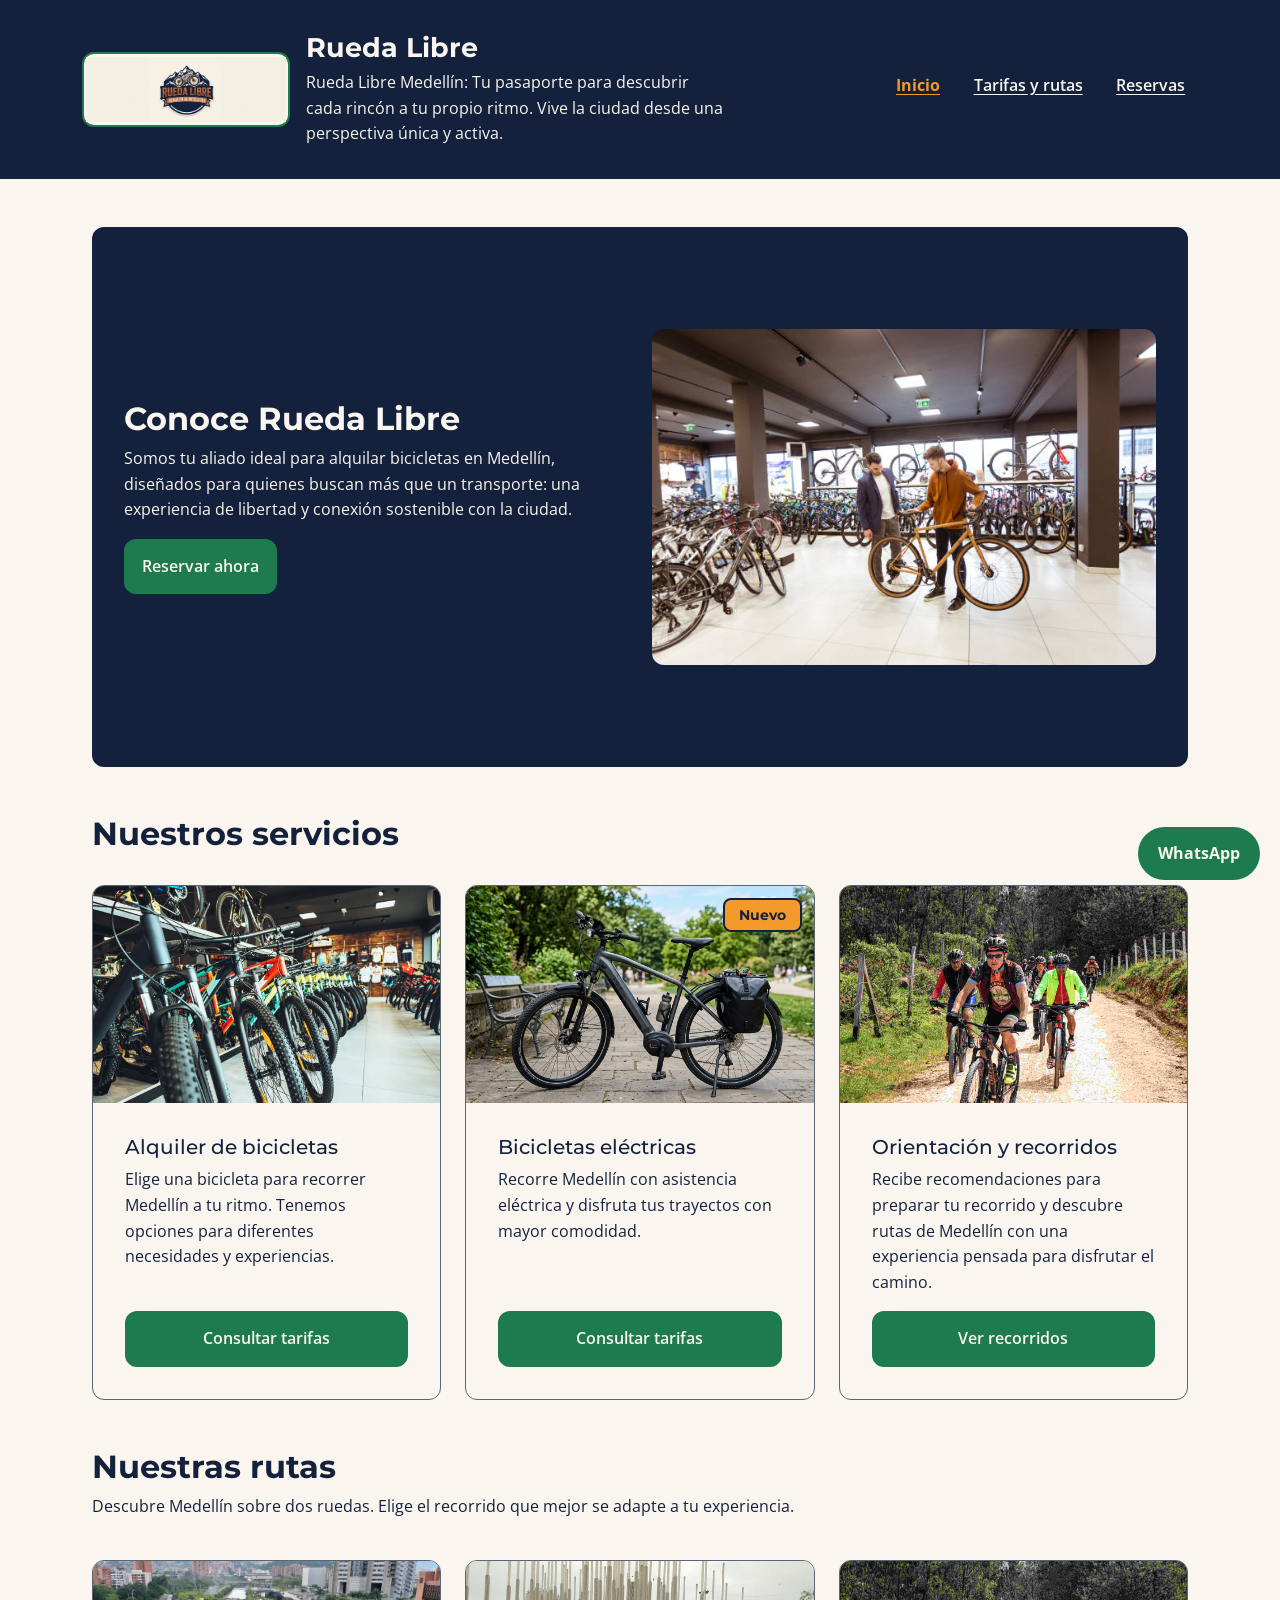
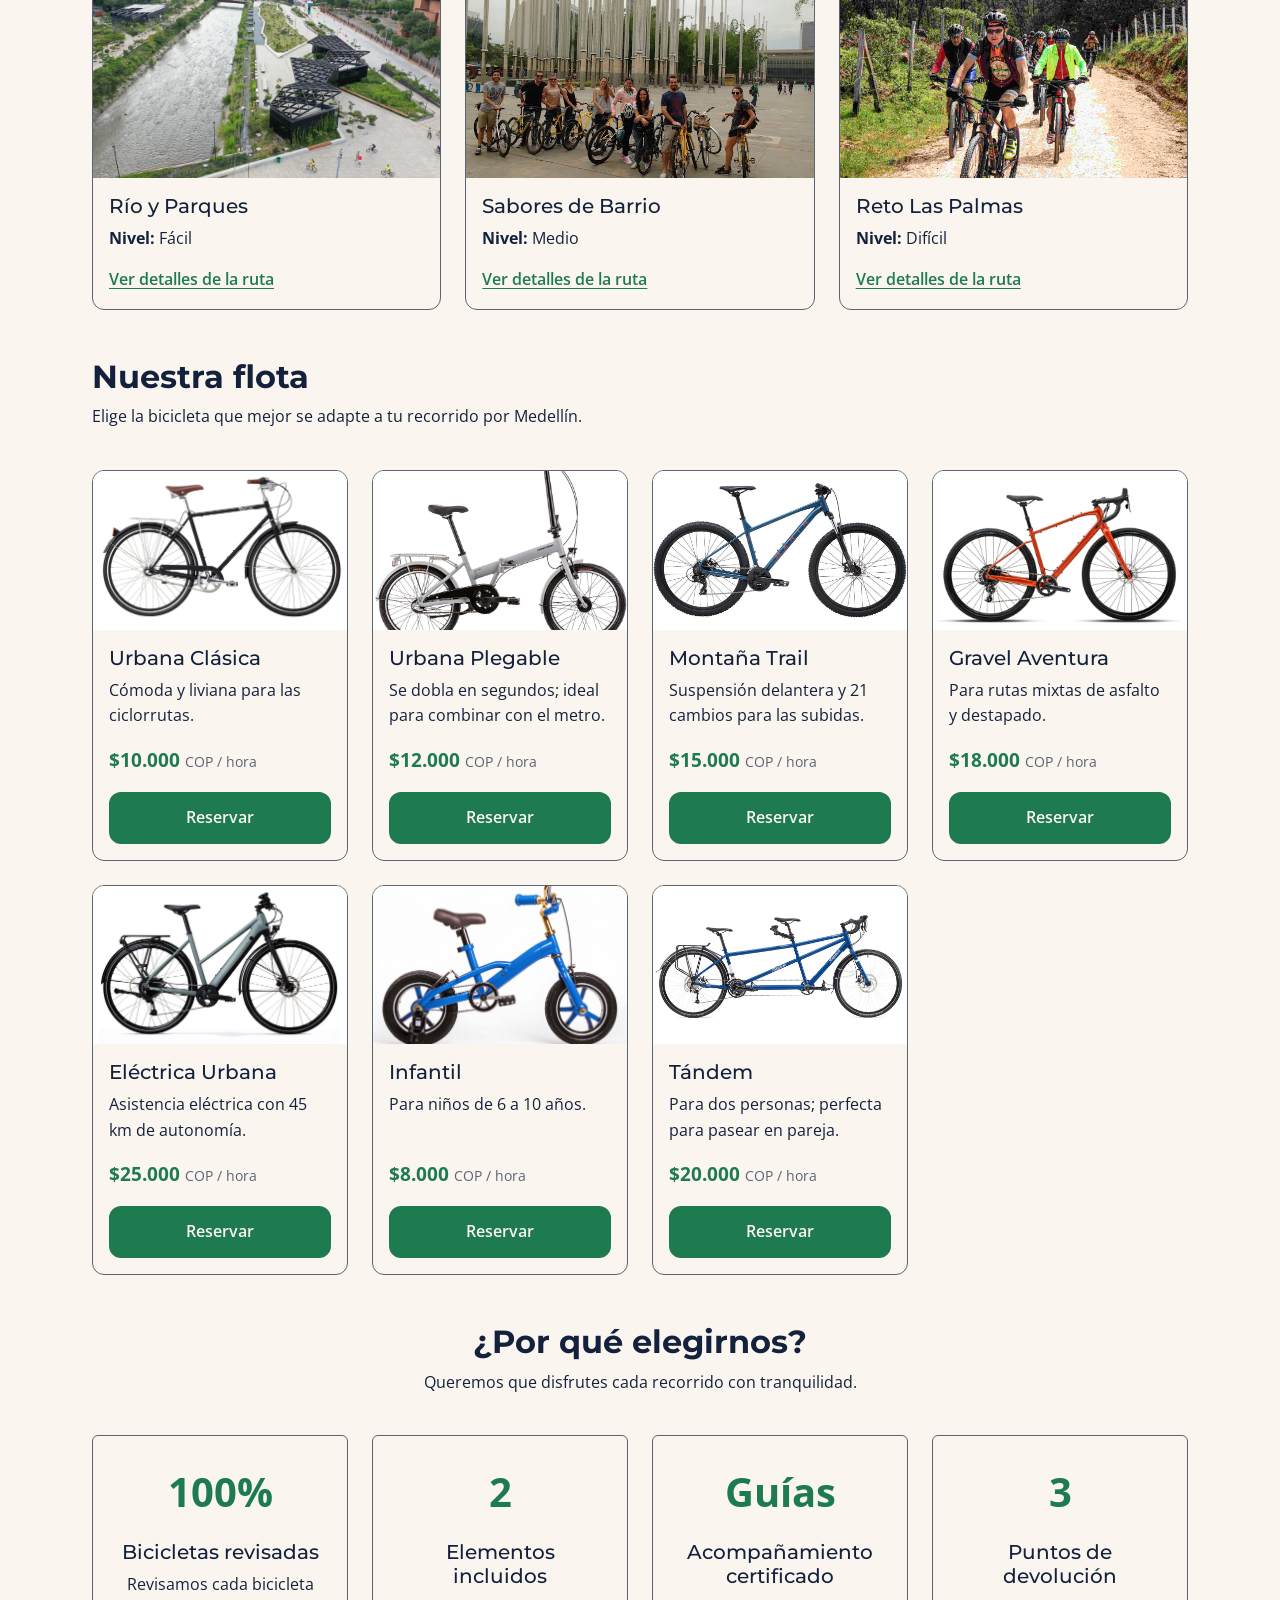
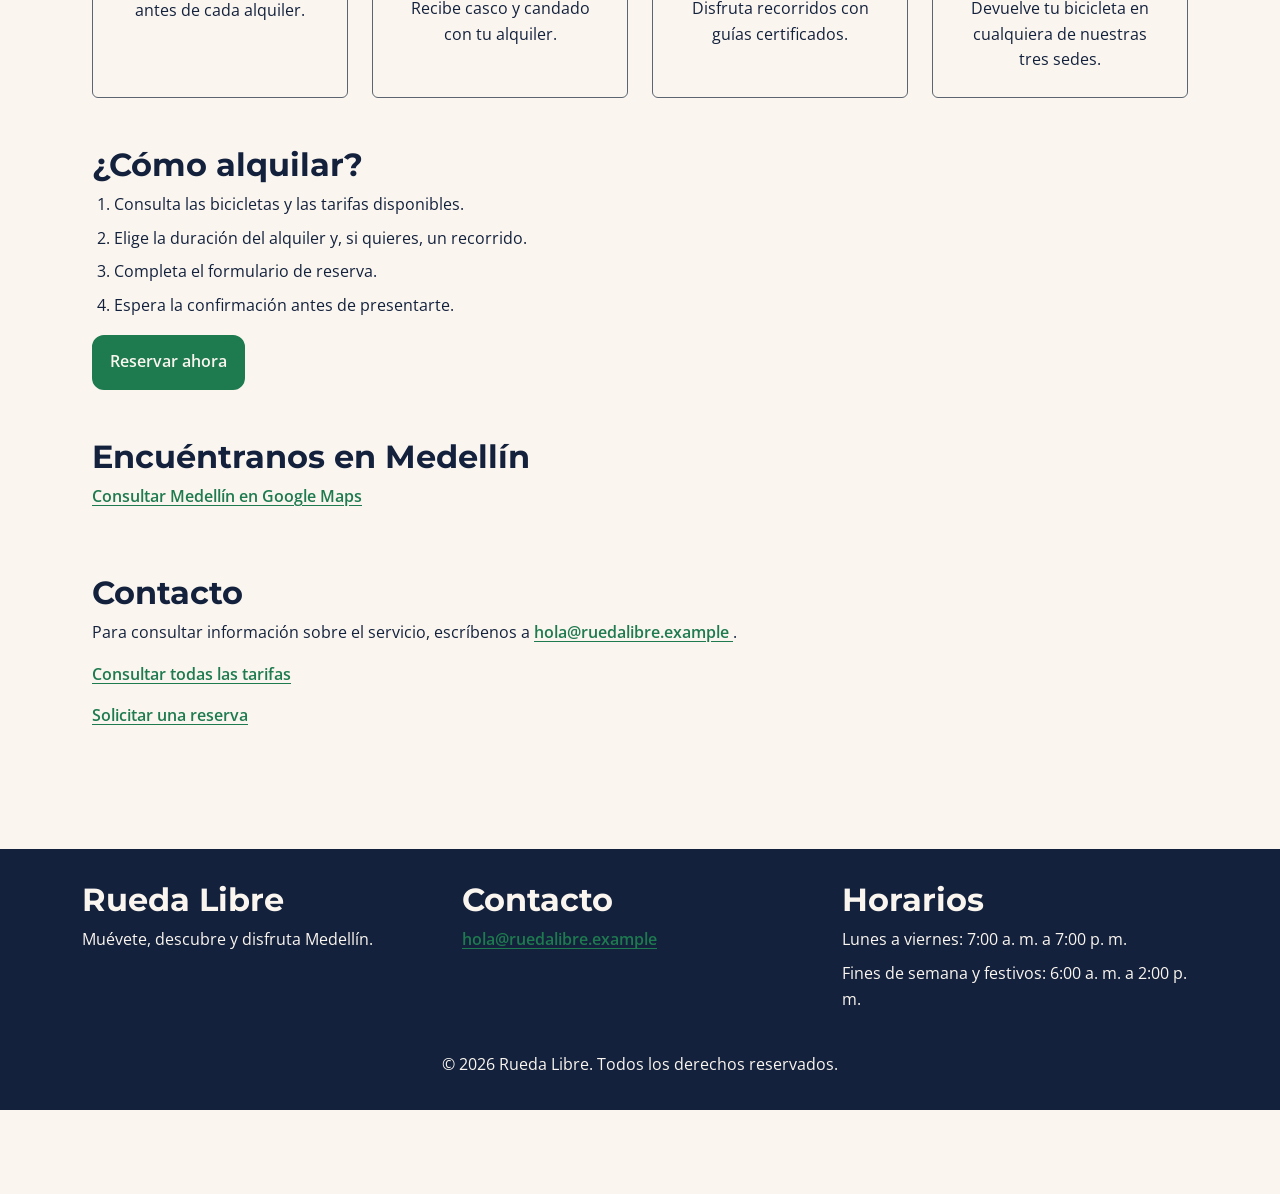
<file: index.html>
<!DOCTYPE html>
<html lang="es">

<head>
    <meta charset="UTF-8">
    <meta name="viewport" content="width=device-width, initial-scale=1.0">
    <meta name="description" content="Conoce la flota de bicicletas de Rueda Libre y reserva la ideal para recorrer Medellín.">

    <title>Rueda Libre | Alquiler de bicicletas en Medellín</title>

    <!-- Fuentes de Google Fonts -->
    <link rel="preconnect" href="https://fonts.googleapis.com">
    <link rel="preconnect" href="https://fonts.gstatic.com" crossorigin>
    <link href="https://fonts.googleapis.com/css2?family=Montserrat:wght@700&family=Open+Sans:wght@400;600&display=swap" rel="stylesheet">

    <!-- Bootstrap 5.3.3 -->
    <link
        href="https://cdn.jsdelivr.net/npm/bootstrap@5.3.3/dist/css/bootstrap.min.css"
        rel="stylesheet"
    >

    <!-- CSS personalizado de Rueda Libre -->
    <link rel="stylesheet" href="css/styles.css">

</head>


<body>

    <!-- ==================================================
         ENCABEZADO Y NAVEGACIÓN
         ================================================== -->
    <header class="encabezado-sitio">
        <div class="container">
            <div class="row align-items-center justify-content-between g-3">

                <!-- Marca -->
                <div class="col-12 col-md-7">
                    <div class="d-flex flex-column flex-sm-row align-items-center text-center text-sm-start gap-3">

                        <a href="index.html" class="enlace-logo">
                            <img
                                src="img/logo.jpg"
                                class="logo-sitio"
                                alt="Logotipo de Rueda Libre"
                            >
                        </a>

                        <div class="texto-marca">
                            <h1>Rueda Libre</h1>
                            <p class="mb-0">
                                Rueda Libre Medellín: Tu pasaporte para descubrir cada rincón a tu propio ritmo. Vive la ciudad desde una perspectiva única y activa.
                            </p>
                        </div>

                    </div>
                </div>

                <!-- Menú -->
                <div class="col-12 col-md-5">
                    <nav aria-label="Navegación principal">
                        <ul id="menu" class="nav justify-content-center justify-content-md-end gap-2">

                            <li class="nav-item">
                                <a
                                    href="index.html"
                                    class="nav-link activo"
                                    aria-current="page"
                                >
                                    Inicio
                                </a>
                            </li>

                            <li class="nav-item">
                                <a href="paginas/tarifas.html" class="nav-link">
                                    Tarifas y rutas
                                </a>
                            </li>

                            <li class="nav-item">
                                <a href="paginas/reservas.html" class="nav-link">
                                    Reservas
                                </a>
                            </li>

                        </ul>
                    </nav>
                </div>

            </div>
        </div>
    </header>

    


    <!-- ==================================================
         CONTENIDO PRINCIPAL
         ================================================== -->
    <main class="container contenido-principal py-4 py-md-5">

        <!-- ==================================================
             PORTADA
             ================================================== -->
        <section id="quienes-somos" class="portada mb-5">
            <div class="row align-items-center g-4">

                <!-- Texto de portada -->
                <div class="col-12 col-md-6">
                    <div class="portada-texto">
                        <h2>Conoce Rueda Libre</h2>

                        <p>
                            Somos tu aliado ideal para alquilar bicicletas en Medellín,
                            diseñados para quienes buscan más que un transporte: una
                            experiencia de libertad y conexión sostenible con la ciudad.
                        </p>

                        <a class="boton-accion" href="paginas/reservas.html">
                            Reservar ahora
                        </a>
                    </div>
                </div>

                <!-- Imagen de portada -->
                <div class="col-12 col-md-6">
                    <img
                        src="img/portada.jpg"
                        class="img-fluid imagen-portada"
                        alt="Imagen de presentación de Rueda Libre"
                    >
                </div>

            </div>
        </section>


        <!-- ==================================================
             SERVICIOS
             ================================================== -->
        <section id="servicios" class="mb-5">

            <div class="row mb-4">
                <div class="col-12">
                    <h2>Nuestros servicios</h2>
                </div>
            </div>

            <div class="row g-4">

                <!-- Servicio 1 -->
                <div class="col-12 col-md-6 col-xl-4">
                    <article class="card tarjeta-servicio h-100">

                        <img
                            src="img/bicicleta.jpg"
                            class="card-img-top imagen-tarjeta"
                            alt="Bicicleta disponible para alquiler"
                        >

                        <div class="card-body d-flex flex-column">
                            <h3 class="h5 card-title">Alquiler de bicicletas</h3>

                            <p class="card-text">
                                Elige una bicicleta para recorrer Medellín a tu ritmo.
                                Tenemos opciones para diferentes necesidades y experiencias.
                            </p>

                            <a class="boton-accion mt-auto" href="paginas/tarifas.html">
                                Consultar tarifas
                            </a>
                        </div>

                    </article>
                </div>


                <!-- Servicio 2 -->
                <div class="col-12 col-md-6 col-xl-4">
                    <article class="card tarjeta-servicio h-100">

                        <span class="etiqueta-nuevo">Nuevo</span>

                        <img
                            src="img/bicicleta_electrica.jpg"
                            class="card-img-top imagen-tarjeta"
                            alt="Bicicleta eléctrica disponible para alquiler"
                        >

                        <div class="card-body d-flex flex-column">
                            <h3 class="h5 card-title">Bicicletas eléctricas</h3>

                            <p class="card-text">
                                Recorre Medellín con asistencia eléctrica y disfruta
                                tus trayectos con mayor comodidad.
                            </p>

                            <a class="boton-accion mt-auto" href="paginas/tarifas.html">
                                Consultar tarifas
                            </a>
                        </div>

                    </article>
                </div>


                <!-- Servicio 3 -->
                <div class="col-12 col-md-6 col-xl-4">
                    <article class="card tarjeta-servicio h-100">

                        <img
                            src="img/ruta.jpg"
                            class="card-img-top imagen-tarjeta"
                            alt="Paisaje de una ruta para recorrer en bicicleta"
                        >

                        <div class="card-body d-flex flex-column">
                            <h3 class="h5 card-title">Orientación y recorridos</h3>

                            <p class="card-text">
                                Recibe recomendaciones para preparar tu recorrido
                                y descubre rutas de Medellín con una experiencia
                                pensada para disfrutar el camino.
                            </p>

                            <a class="boton-accion mt-auto" href="paginas/tarifas.html#recorridos">
                                Ver recorridos
                            </a>
                        </div>

                    </article>
                </div>

            </div>
        </section>


        <!-- ==================================================
             GALERÍA DE RUTAS
             ================================================== -->
        <section id="rutas" class="mb-5">

            <div class="row mb-4">
                <div class="col-12">
                    <h2>Nuestras rutas</h2>

                    <p class="introduccion-rutas">
                        Descubre Medellín sobre dos ruedas. Elige el recorrido
                        que mejor se adapte a tu experiencia.
                    </p>
                </div>
            </div>

            <div class="row g-4">

                <!-- Ruta 1 -->
                <div class="col-12 col-md-6 col-xl-4">
                    <article class="card tarjeta-ruta h-100">

                        <img
                            src="img/rio.jpg"
                            class="card-img-top imagen-tarjeta"
                            alt="Paisaje del recorrido Río y Parques"
                            loading="lazy"
                        >

                        <div class="card-body d-flex flex-column">
                            <h3 class="h5 card-title">Río y Parques</h3>

                            <p class="card-text">
                                <strong>Nivel:</strong> Fácil
                            </p>

                            <a
                                class="mt-auto"
                                href="paginas/tarifas.html#recorridos"
                            >
                                Ver detalles de la ruta
                            </a>
                        </div>

                    </article>
                </div>


                <!-- Ruta 2 -->
                <div class="col-12 col-md-6 col-xl-4">
                    <article class="card tarjeta-ruta h-100">

                        <img
                            src="img/barrio.jpg"
                            class="card-img-top imagen-tarjeta"
                            alt="Paisaje del recorrido Sabores de Barrio"
                            loading="lazy"
                        >

                        <div class="card-body d-flex flex-column">
                            <h3 class="h5 card-title">Sabores de Barrio</h3>

                            <p class="card-text">
                                <strong>Nivel:</strong> Medio
                            </p>

                            <a
                                class="mt-auto"
                                href="paginas/tarifas.html#recorridos"
                            >
                                Ver detalles de la ruta
                            </a>
                        </div>

                    </article>
                </div>


                <!-- Ruta 3 -->
                <div class="col-12 col-md-6 col-xl-4">
                    <article class="card tarjeta-ruta h-100">

                        <img
                            src="img/ruta.jpg"
                            class="card-img-top imagen-tarjeta"
                            alt="Paisaje del recorrido Reto Las Palmas"
                            loading="lazy"
                        >

                        <div class="card-body d-flex flex-column">
                            <h3 class="h5 card-title">Reto Las Palmas</h3>

                            <p class="card-text">
                                <strong>Nivel:</strong> Difícil
                            </p>

                            <a
                                class="mt-auto"
                                href="paginas/tarifas.html#recorridos"
                            >
                                Ver detalles de la ruta
                            </a>
                        </div>

                    </article>
                </div>

            </div>
        </section>


        <!-- ==================================================
             NUESTRA FLOTA
             ================================================== -->
        <section id="flota" class="mb-5">

            <div class="row mb-4">
                <div class="col-12">
                    <h2>Nuestra flota</h2>

                    <p class="introduccion-flota">
                        Elige la bicicleta que mejor se adapte a tu recorrido por Medellín.
                    </p>
                </div>
            </div>

            <div class="row g-4">

                <!-- Bicicleta 1 -->
                <div class="col-12 col-sm-6 col-lg-4 col-xl-3">
                    <article class="card tarjeta-bicicleta h-100">

                        <img
                            src="img/urbana_clasica.jpg"
                            class="card-img-top imagen-tarjeta"
                            alt="Bicicleta urbana clásica"
                            loading="lazy"
                        >

                        <div class="card-body d-flex flex-column">
                            <h3 class="h5 card-title">Urbana Clásica</h3>
                            <p class="card-text">Cómoda y liviana para las ciclorrutas.</p>

                            <p class="precio mt-auto">
                                $10.000 <span>COP / hora</span>
                            </p>

                            <a class="enlace-reservar" href="paginas/reservas.html">
                                Reservar
                            </a>
                        </div>

                    </article>
                </div>


                <!-- Bicicleta 2 -->
                <div class="col-12 col-sm-6 col-lg-4 col-xl-3">
                    <article class="card tarjeta-bicicleta h-100">

                        <img
                            src="img/urbana_plegable.jpg"
                            class="card-img-top imagen-tarjeta"
                            alt="Bicicleta urbana plegable"
                            loading="lazy"
                        >

                        <div class="card-body d-flex flex-column">
                            <h3 class="h5 card-title">Urbana Plegable</h3>
                            <p class="card-text">
                                Se dobla en segundos; ideal para combinar con el metro.
                            </p>

                            <p class="precio mt-auto">
                                $12.000 <span>COP / hora</span>
                            </p>

                            <a class="enlace-reservar" href="paginas/reservas.html">
                                Reservar
                            </a>
                        </div>

                    </article>
                </div>


                <!-- Bicicleta 3 -->
                <div class="col-12 col-sm-6 col-lg-4 col-xl-3">
                    <article class="card tarjeta-bicicleta h-100">

                        <img
                            src="img/montana_trail.jpg"
                            class="card-img-top imagen-tarjeta"
                            alt="Bicicleta de montaña Trail"
                            loading="lazy"
                        >

                        <div class="card-body d-flex flex-column">
                            <h3 class="h5 card-title">Montaña Trail</h3>
                            <p class="card-text">
                                Suspensión delantera y 21 cambios para las subidas.
                            </p>

                            <p class="precio mt-auto">
                                $15.000 <span>COP / hora</span>
                            </p>

                            <a class="enlace-reservar" href="paginas/reservas.html">
                                Reservar
                            </a>
                        </div>

                    </article>
                </div>


                <!-- Bicicleta 4 -->
                <div class="col-12 col-sm-6 col-lg-4 col-xl-3">
                    <article class="card tarjeta-bicicleta h-100">

                        <img
                            src="img/gravel_aventura.jpg"
                            class="card-img-top imagen-tarjeta"
                            alt="Bicicleta Gravel para rutas mixtas"
                            loading="lazy"
                        >

                        <div class="card-body d-flex flex-column">
                            <h3 class="h5 card-title">Gravel Aventura</h3>
                            <p class="card-text">
                                Para rutas mixtas de asfalto y destapado.
                            </p>

                            <p class="precio mt-auto">
                                $18.000 <span>COP / hora</span>
                            </p>

                            <a class="enlace-reservar" href="paginas/reservas.html">
                                Reservar
                            </a>
                        </div>

                    </article>
                </div>


                <!-- Bicicleta 5 -->
                <div class="col-12 col-sm-6 col-lg-4 col-xl-3">
                    <article class="card tarjeta-bicicleta h-100">

                        <img
                            src="img/electrica_urbana.jpg"
                            class="card-img-top imagen-tarjeta"
                            alt="Bicicleta eléctrica urbana"
                            loading="lazy"
                        >

                        <div class="card-body d-flex flex-column">
                            <h3 class="h5 card-title">Eléctrica Urbana</h3>
                            <p class="card-text">
                                Asistencia eléctrica con 45 km de autonomía.
                            </p>

                            <p class="precio mt-auto">
                                $25.000 <span>COP / hora</span>
                            </p>

                            <a class="enlace-reservar" href="paginas/reservas.html">
                                Reservar
                            </a>
                        </div>

                    </article>
                </div>


                <!-- Bicicleta 6 -->
                <div class="col-12 col-sm-6 col-lg-4 col-xl-3">
                    <article class="card tarjeta-bicicleta h-100">

                        <img
                            src="img/infantil.jpg"
                            class="card-img-top imagen-tarjeta"
                            alt="Bicicleta infantil"
                            loading="lazy"
                        >

                        <div class="card-body d-flex flex-column">
                            <h3 class="h5 card-title">Infantil</h3>
                            <p class="card-text">Para niños de 6 a 10 años.</p>

                            <p class="precio mt-auto">
                                $8.000 <span>COP / hora</span>
                            </p>

                            <a class="enlace-reservar" href="paginas/reservas.html">
                                Reservar
                            </a>
                        </div>

                    </article>
                </div>


                <!-- Bicicleta 7 -->
                <div class="col-12 col-sm-6 col-lg-4 col-xl-3">
                    <article class="card tarjeta-bicicleta h-100">

                        <img
                            src="img/tandem.jpg"
                            class="card-img-top imagen-tarjeta"
                            alt="Bicicleta tándem para dos personas"
                            loading="lazy"
                        >

                        <div class="card-body d-flex flex-column">
                            <h3 class="h5 card-title">Tándem</h3>
                            <p class="card-text">
                                Para dos personas; perfecta para pasear en pareja.
                            </p>

                            <p class="precio mt-auto">
                                $20.000 <span>COP / hora</span>
                            </p>

                            <a class="enlace-reservar" href="paginas/reservas.html">
                                Reservar
                            </a>
                        </div>

                    </article>
                </div>

            </div>
        </section>


        <!-- ==================================================
             BENEFICIOS - MINIRETO 6
             ================================================== -->
        <section id="beneficios" class="mb-5">

            <div class="row mb-4">
                <div class="col-12 text-center">
                    <h2>¿Por qué elegirnos?</h2>
                    <p>
                        Queremos que disfrutes cada recorrido con tranquilidad.
                    </p>
                </div>
            </div>

            <div class="row g-4">

                <div class="col-12 col-md-6 col-xl-3">
                    <article class="beneficio h-100 p-4 text-center rounded">
                        <p class="numero-beneficio">100%</p>
                        <h3 class="h5">Bicicletas revisadas</h3>
                        <p class="mb-0">
                            Revisamos cada bicicleta antes de cada alquiler.
                        </p>
                    </article>
                </div>

                <div class="col-12 col-md-6 col-xl-3">
                    <article class="beneficio h-100 p-4 text-center rounded">
                        <p class="numero-beneficio">2</p>
                        <h3 class="h5">Elementos incluidos</h3>
                        <p class="mb-0">
                            Recibe casco y candado con tu alquiler.
                        </p>
                    </article>
                </div>

                <div class="col-12 col-md-6 col-xl-3">
                    <article class="beneficio h-100 p-4 text-center rounded">
                        <p class="numero-beneficio">Guías</p>
                        <h3 class="h5">Acompañamiento certificado</h3>
                        <p class="mb-0">
                            Disfruta recorridos con guías certificados.
                        </p>
                    </article>
                </div>

                <div class="col-12 col-md-6 col-xl-3">
                    <article class="beneficio h-100 p-4 text-center rounded">
                        <p class="numero-beneficio">3</p>
                        <h3 class="h5">Puntos de devolución</h3>
                        <p class="mb-0">
                            Devuelve tu bicicleta en cualquiera de nuestras tres sedes.
                        </p>
                    </article>
                </div>

            </div>
        </section>


        <!-- ==================================================
             CÓMO ALQUILAR
             ================================================== -->
        <section id="como-alquilar" class="mb-5">

            <div class="row">
                <div class="col-12">
                    <h2>¿Cómo alquilar?</h2>

                    <ol>
                        <li>Consulta las bicicletas y las tarifas disponibles.</li>
                        <li>Elige la duración del alquiler y, si quieres, un recorrido.</li>
                        <li>Completa el formulario de reserva.</li>
                        <li>Espera la confirmación antes de presentarte.</li>
                    </ol>

                    <a class="boton-accion" href="paginas/reservas.html">
                        Reservar ahora
                    </a>
                </div>
            </div>

        </section>


        <!-- ==================================================
             UBICACIÓN
             ================================================== -->
        <section id="ubicacion" class="mb-5">

            <div class="row">
                <div class="col-12">
                    <h2>Encuéntranos en Medellín</h2>

                    <p>
                        <a
                            href="https://www.google.com/maps/search/?api=1&query=Medellin%2C+Colombia"
                            target="_blank"
                            rel="noopener noreferrer"
                        >
                            Consultar Medellín en Google Maps
                        </a>
                    </p>
                </div>
            </div>

        </section>


        <!-- ==================================================
             CONTACTO
             ================================================== -->
        <section id="contacto" class="mb-4">

            <div class="row">
                <div class="col-12">
                    <h2>Contacto</h2>

                    <p>
                        Para consultar información sobre el servicio, escríbenos a
                        <a href="mailto:hola@ruedalibre.example">
                            hola@ruedalibre.example
                        </a>.
                    </p>

                    <p>
                        <a href="paginas/tarifas.html">Consultar todas las tarifas</a>
                    </p>

                    <p>
                        <a href="paginas/reservas.html">Solicitar una reserva</a>
                    </p>
                </div>
            </div>

        </section>

    </main>


    <!-- ==================================================
         PIE DE PÁGINA
         ================================================== -->
    <footer class="pie-sitio">
        <div class="container">

            <div class="row g-4">

                <section class="col-12 col-md-4" aria-label="Información de Rueda Libre">
                    <h2>Rueda Libre</h2>
                    <p>Muévete, descubre y disfruta Medellín.</p>
                </section>

                <section class="col-12 col-md-4" aria-label="Contacto">
                    <h2>Contacto</h2>
                    <p>
                        <a href="mailto:hola@ruedalibre.example">
                            hola@ruedalibre.example
                        </a>
                    </p>
                </section>

                <section class="col-12 col-md-4" aria-label="Horarios de atención">
                    <h2>Horarios</h2>
                    <p>Lunes a viernes: 7:00 a. m. a 7:00 p. m.</p>
                    <p>Fines de semana y festivos: 6:00 a. m. a 2:00 p. m.</p>
                </section>

            </div>

            <div class="row">
                <div class="col-12">
                    <p class="pie-copyright">
                        &copy; 2026 Rueda Libre. Todos los derechos reservados.
                    </p>
                </div>
            </div>

        </div>
    </footer>


    <!-- Acceso fijo a WhatsApp -->
    <a
        class="whatsapp-fijo"
        href="https://wa.me/573117925300"
        target="_blank"
        rel="noopener noreferrer"
        aria-label="Contactar a Rueda Libre por WhatsApp (se abre en otra pestaña)"
    >
        WhatsApp
    </a>


    <!-- JavaScript Bundle de Bootstrap -->
    <script src="https://cdn.jsdelivr.net/npm/bootstrap@5.3.3/dist/js/bootstrap.bundle.min.js"></script>

</body>
</html>
</file>
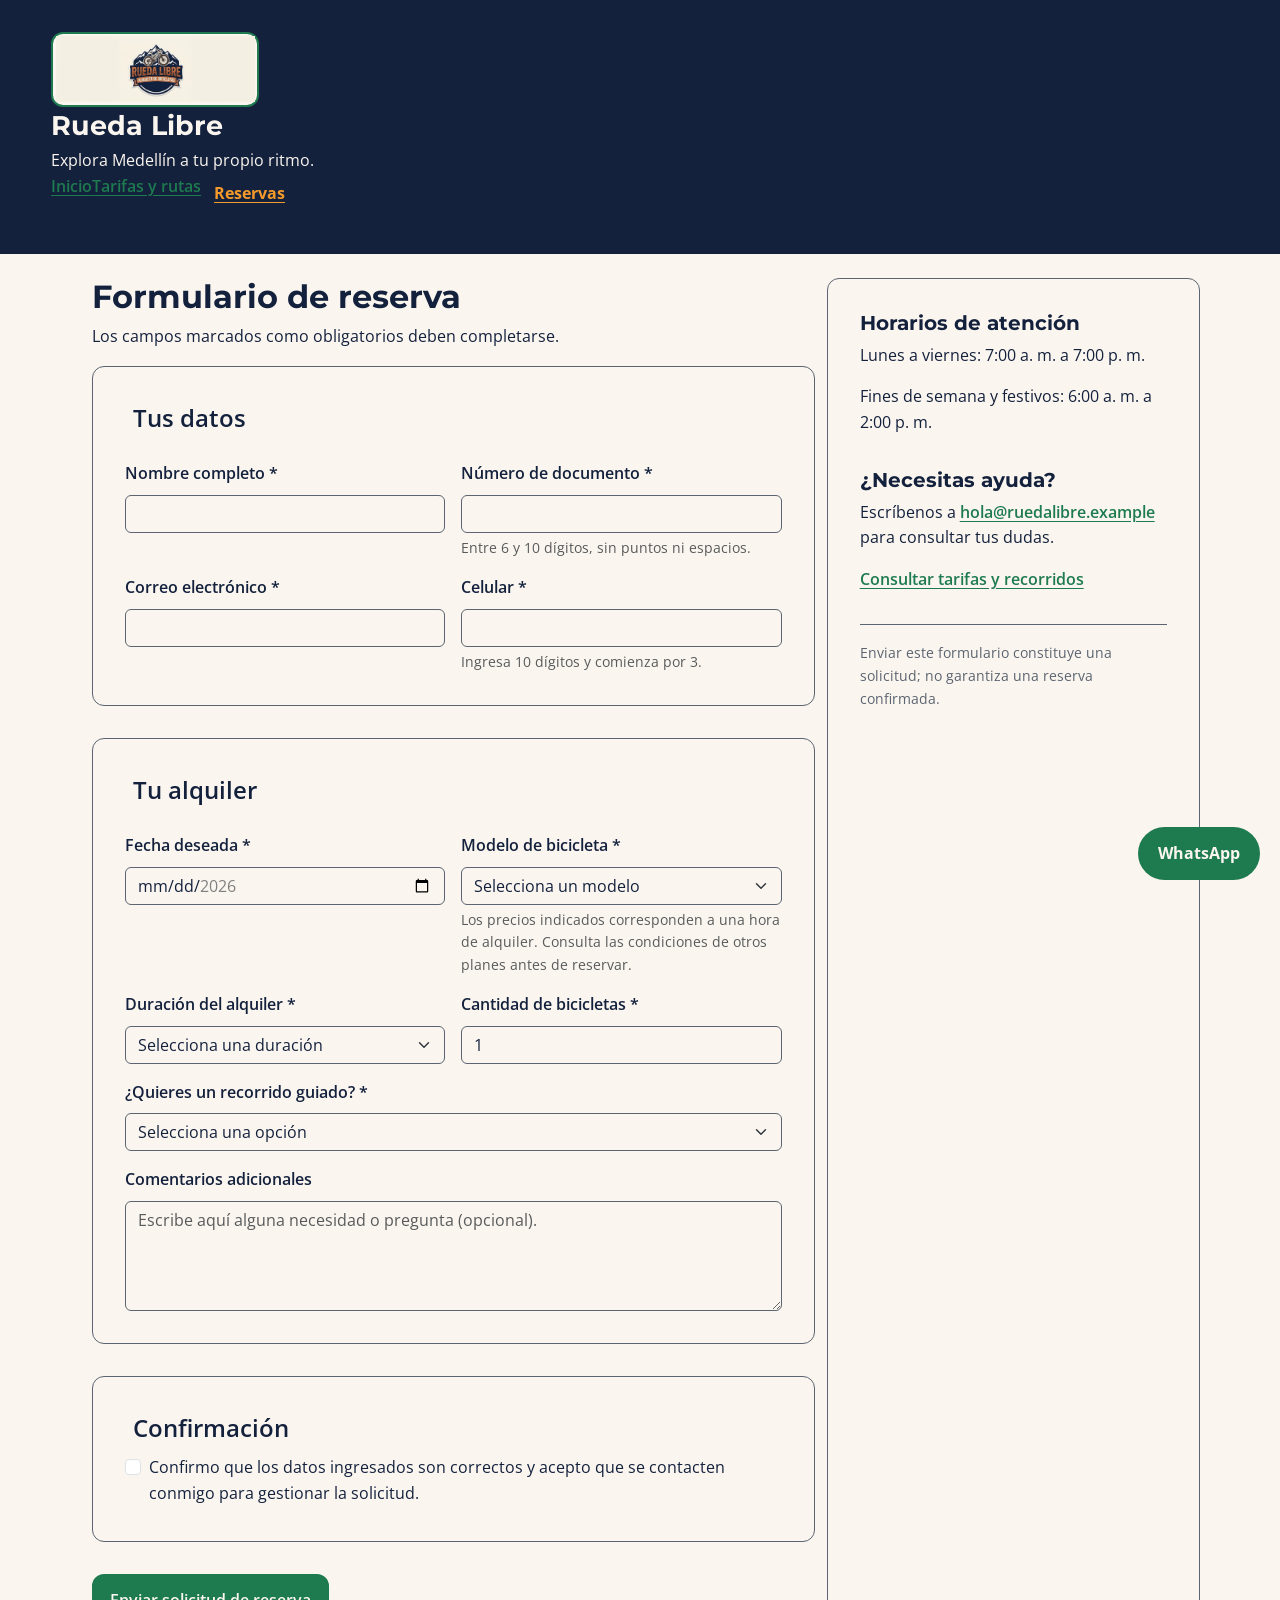
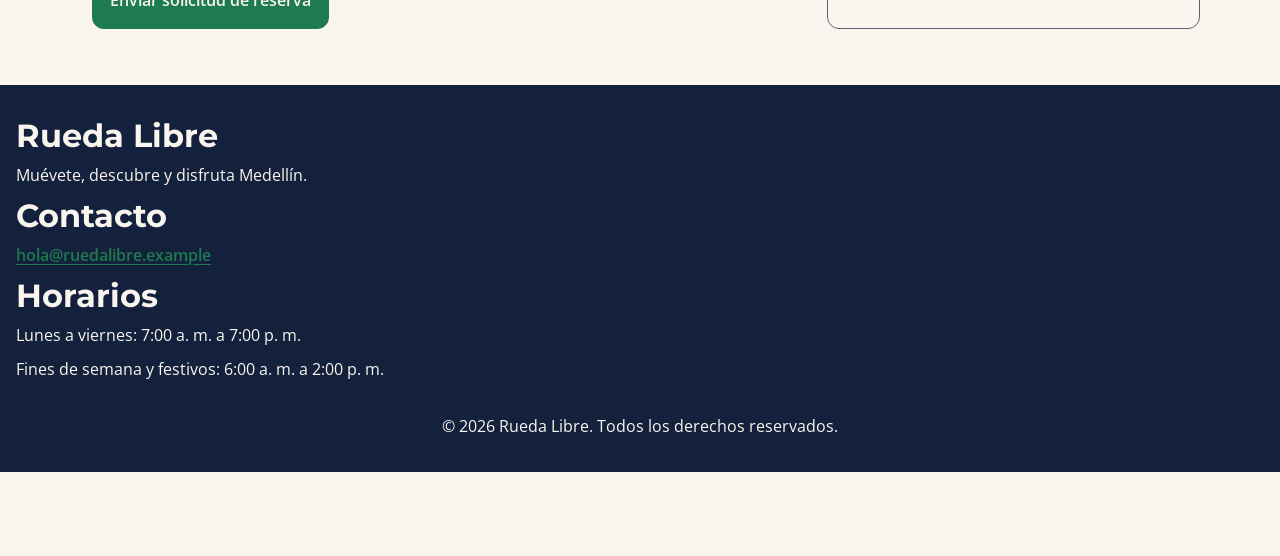
<file: paginas/reservas.html>
<!DOCTYPE html>
<html lang="es">
<head>
    <meta charset="UTF-8">
    <meta name="viewport" content="width=device-width, initial-scale=1.0">
    <meta name="description" content="Solicita una reserva de bicicleta con Rueda Libre en Medellín.">

    <title>Reservas | Rueda Libre</title>

    <!-- Fuentes de Google Fonts -->
    <link rel="preconnect" href="https://fonts.googleapis.com">
    <link rel="preconnect" href="https://fonts.gstatic.com" crossorigin>
    <link href="https://fonts.googleapis.com/css2?family=Montserrat:wght@700&family=Open+Sans:wght@400;600&display=swap" rel="stylesheet">

    <!-- Bootstrap 5.3.3 -->
    <link href="https://cdn.jsdelivr.net/npm/bootstrap@5.3.3/dist/css/bootstrap.min.css" rel="stylesheet">

    <!-- CSS personalizado de Rueda Libre -->
    <link rel="stylesheet" href="../css/styles.css">

</head>

<body>

    <header>
        <div class="contenedor-encabezado">
            <div class="encabezado-marca">
                <a class="enlace-logo" href="../index.html" aria-label="Rueda Libre - Inicio">
                    <img class="logo-sitio" src="../img/logo.jpg" alt="Logo de Rueda Libre">
                </a>

                <div class="texto-marca">
                    <h1>Rueda Libre</h1>
                    <p>Explora Medellín a tu propio ritmo.</p>
                </div>
            </div>

            <nav aria-label="Navegación principal">
                <ul id="menu">
                    <li><a href="../index.html">Inicio</a></li>
                    <li><a href="tarifas.html">Tarifas y rutas</a></li>
                    <li>
                        <a href="reservas.html" class="nav-link activo" aria-current="page">
                            Reservas
                        </a>
                    </li>
                </ul>
            </nav>
        </div>
    </header>

    <main class="container contenido-principal py-4">

        <!-- Distribución principal con Bootstrap -->
        <div class="row g-4">

            <!-- Formulario: 8 columnas desde md -->
            <section id="formulario-reserva" class="col-12 col-md-8">

                <h2>Formulario de reserva</h2>
                <p>Los campos marcados como obligatorios deben completarse.</p>

                <form action="#" method="post">

                    <fieldset>
                        <legend>Tus datos</legend>

                        <div class="row g-3">

                            <div class="col-12 col-md-6">
                                <label for="nombre" class="form-label">Nombre completo *</label>
                                <input
                                    type="text"
                                    class="form-control"
                                    id="nombre"
                                    name="nombre"
                                    autocomplete="name"
                                    minlength="3"
                                    required
                                >
                            </div>

                            <div class="col-12 col-md-6">
                                <label for="documento" class="form-label">Número de documento *</label>
                                <input
                                    type="text"
                                    class="form-control"
                                    id="documento"
                                    name="documento"
                                    inputmode="numeric"
                                    minlength="6"
                                    maxlength="10"
                                    pattern="[0-9]{6,10}"
                                    title="Ingresa entre 6 y 10 dígitos numéricos."
                                    aria-describedby="ayuda-documento"
                                    required
                                >
                                <small id="ayuda-documento" class="form-text">
                                    Entre 6 y 10 dígitos, sin puntos ni espacios.
                                </small>
                            </div>

                            <div class="col-12 col-md-6">
                                <label for="correo" class="form-label">Correo electrónico *</label>
                                <input
                                    type="email"
                                    class="form-control"
                                    id="correo"
                                    name="correo"
                                    autocomplete="email"
                                    required
                                >
                            </div>

                            <div class="col-12 col-md-6">
                                <label for="telefono" class="form-label">Celular *</label>
                                <input
                                    type="tel"
                                    class="form-control"
                                    id="telefono"
                                    name="telefono"
                                    autocomplete="tel"
                                    inputmode="numeric"
                                    minlength="10"
                                    maxlength="10"
                                    pattern="3[0-9]{9}"
                                    title="Ingresa un celular colombiano de 10 dígitos que comience por 3."
                                    aria-describedby="ayuda-telefono"
                                    required
                                >
                                <small id="ayuda-telefono" class="form-text">
                                    Ingresa 10 dígitos y comienza por 3.
                                </small>
                            </div>

                        </div>
                    </fieldset>

                    <fieldset>
                        <legend>Tu alquiler</legend>

                        <div class="row g-3">

                            <div class="col-12 col-md-6">
                                <label for="fecha" class="form-label">Fecha deseada *</label>
                                <input
                                    type="date"
                                    class="form-control"
                                    id="fecha"
                                    name="fecha"
                                    min="2026-11-01"
                                    max="2026-12-31"
                                    required
                                >
                            </div>

                            <div class="col-12 col-md-6">
                                <label for="tipo_bicicleta" class="form-label">Modelo de bicicleta *</label>
                                <select
                                    class="form-select"
                                    id="tipo_bicicleta"
                                    name="tipo_bicicleta"
                                    required
                                >
                                    <option value="">Selecciona un modelo</option>
                                    <option value="urbana_clasica">Urbana Clásica — $10.000 COP / hora</option>
                                    <option value="urbana_plegable">Urbana Plegable — $12.000 COP / hora</option>
                                    <option value="montana_trail">Montaña Trail — $15.000 COP / hora</option>
                                    <option value="gravel_aventura">Gravel Aventura — $18.000 COP / hora</option>
                                    <option value="electrica_urbana">Eléctrica Urbana — $25.000 COP / hora</option>
                                    <option value="infantil">Infantil — $8.000 COP / hora</option>
                                    <option value="tandem">Tándem — $20.000 COP / hora</option>
                                </select>

                                <small class="form-text">
                                    Los precios indicados corresponden a una hora de alquiler. Consulta las condiciones de otros planes antes de reservar.
                                </small>
                            </div>

                            <div class="col-12 col-md-6">
                                <label for="duracion" class="form-label">Duración del alquiler *</label>
                                <select
                                    class="form-select"
                                    id="duracion"
                                    name="duracion"
                                    required
                                >
                                    <option value="">Selecciona una duración</option>
                                    <option value="1_hora">1 hora</option>
                                    <option value="medio_dia">Medio día (4 horas)</option>
                                    <option value="dia_completo">Día completo</option>
                                </select>
                            </div>

                            <div class="col-12 col-md-6">
                                <label for="cantidad" class="form-label">Cantidad de bicicletas *</label>
                                <input
                                    type="number"
                                    class="form-control"
                                    id="cantidad"
                                    name="cantidad"
                                    min="1"
                                    max="6"
                                    step="1"
                                    value="1"
                                    required
                                >
                            </div>

                            <div class="col-12">
                                <label for="recorrido" class="form-label">
                                    ¿Quieres un recorrido guiado? *
                                </label>
                                <select
                                    class="form-select"
                                    id="recorrido"
                                    name="recorrido"
                                    required
                                >
                                    <option value="">Selecciona una opción</option>
                                    <option value="ninguno">No, solo quiero alquilar</option>
                                    <option value="rio_parques">Río y Parques</option>
                                    <option value="sabores_barrio">Sabores de Barrio</option>
                                    <option value="reto_palmas">Reto Las Palmas</option>
                                </select>
                            </div>

                            <div class="col-12">
                                <label for="comentarios" class="form-label">
                                    Comentarios adicionales
                                </label>
                                <textarea
                                    class="form-control"
                                    id="comentarios"
                                    name="comentarios"
                                    rows="4"
                                    maxlength="300"
                                    placeholder="Escribe aquí alguna necesidad o pregunta (opcional)."
                                ></textarea>
                            </div>

                        </div>
                    </fieldset>

                    <fieldset>
                        <legend>Confirmación</legend>

                        <div class="form-check">
                            <input
                                class="form-check-input"
                                type="checkbox"
                                id="aceptar"
                                name="aceptar"
                                value="si"
                                required
                            >
                            <label class="form-check-label" for="aceptar">
                                Confirmo que los datos ingresados son correctos y acepto
                                que se contacten conmigo para gestionar la solicitud.
                            </label>
                        </div>
                    </fieldset>

                    <button type="submit" class="boton-accion">
                        Enviar solicitud de reserva
                    </button>

                </form>
            </section>

            <!-- Información: 4 columnas desde md -->
            <aside class="informacion-reservas col-12 col-md-4">

                <section id="horarios">
                    <h2>Horarios de atención</h2>
                    <p>Lunes a viernes: 7:00 a. m. a 7:00 p. m.</p>
                    <p>Fines de semana y festivos: 6:00 a. m. a 2:00 p. m.</p>
                </section>

                <section id="contacto">
                    <h2>¿Necesitas ayuda?</h2>
                    <p>
                        Escríbenos a
                        <a href="mailto:hola@ruedalibre.example">hola@ruedalibre.example</a>
                        para consultar tus dudas.
                    </p>
                    <p>
                        <a href="tarifas.html">Consultar tarifas y recorridos</a>
                    </p>
                </section>

                <p class="aviso-reserva">
                    Enviar este formulario constituye una solicitud; no garantiza
                    una reserva confirmada.
                </p>

            </aside>

        </div>
    </main>

    <footer>
        <div class="pie-contenido">

            <section class="pie-marca" aria-label="Información de Rueda Libre">
                <h2>Rueda Libre</h2>
                <p>Muévete, descubre y disfruta Medellín.</p>
            </section>

            <section class="pie-contacto" aria-label="Contacto">
                <h2>Contacto</h2>
                <p>
                    <a href="mailto:hola@ruedalibre.example">hola@ruedalibre.example</a>
                </p>
            </section>

            <section class="pie-horarios" aria-label="Horarios de atención">
                <h2>Horarios</h2>
                <p>Lunes a viernes: 7:00 a. m. a 7:00 p. m.</p>
                <p>Fines de semana y festivos: 6:00 a. m. a 2:00 p. m.</p>
            </section>

        </div>

        <p class="pie-copyright">
            &copy; 2026 Rueda Libre. Todos los derechos reservados.
        </p>
    </footer>

    <a
    class="whatsapp-fijo"
    href="https://wa.me/573000000000"
    target="_blank"
    rel="noopener noreferrer"
    aria-label="Contactar a Rueda Libre por WhatsApp"
>
    WhatsApp
</a>

</body>
</html>
</file>
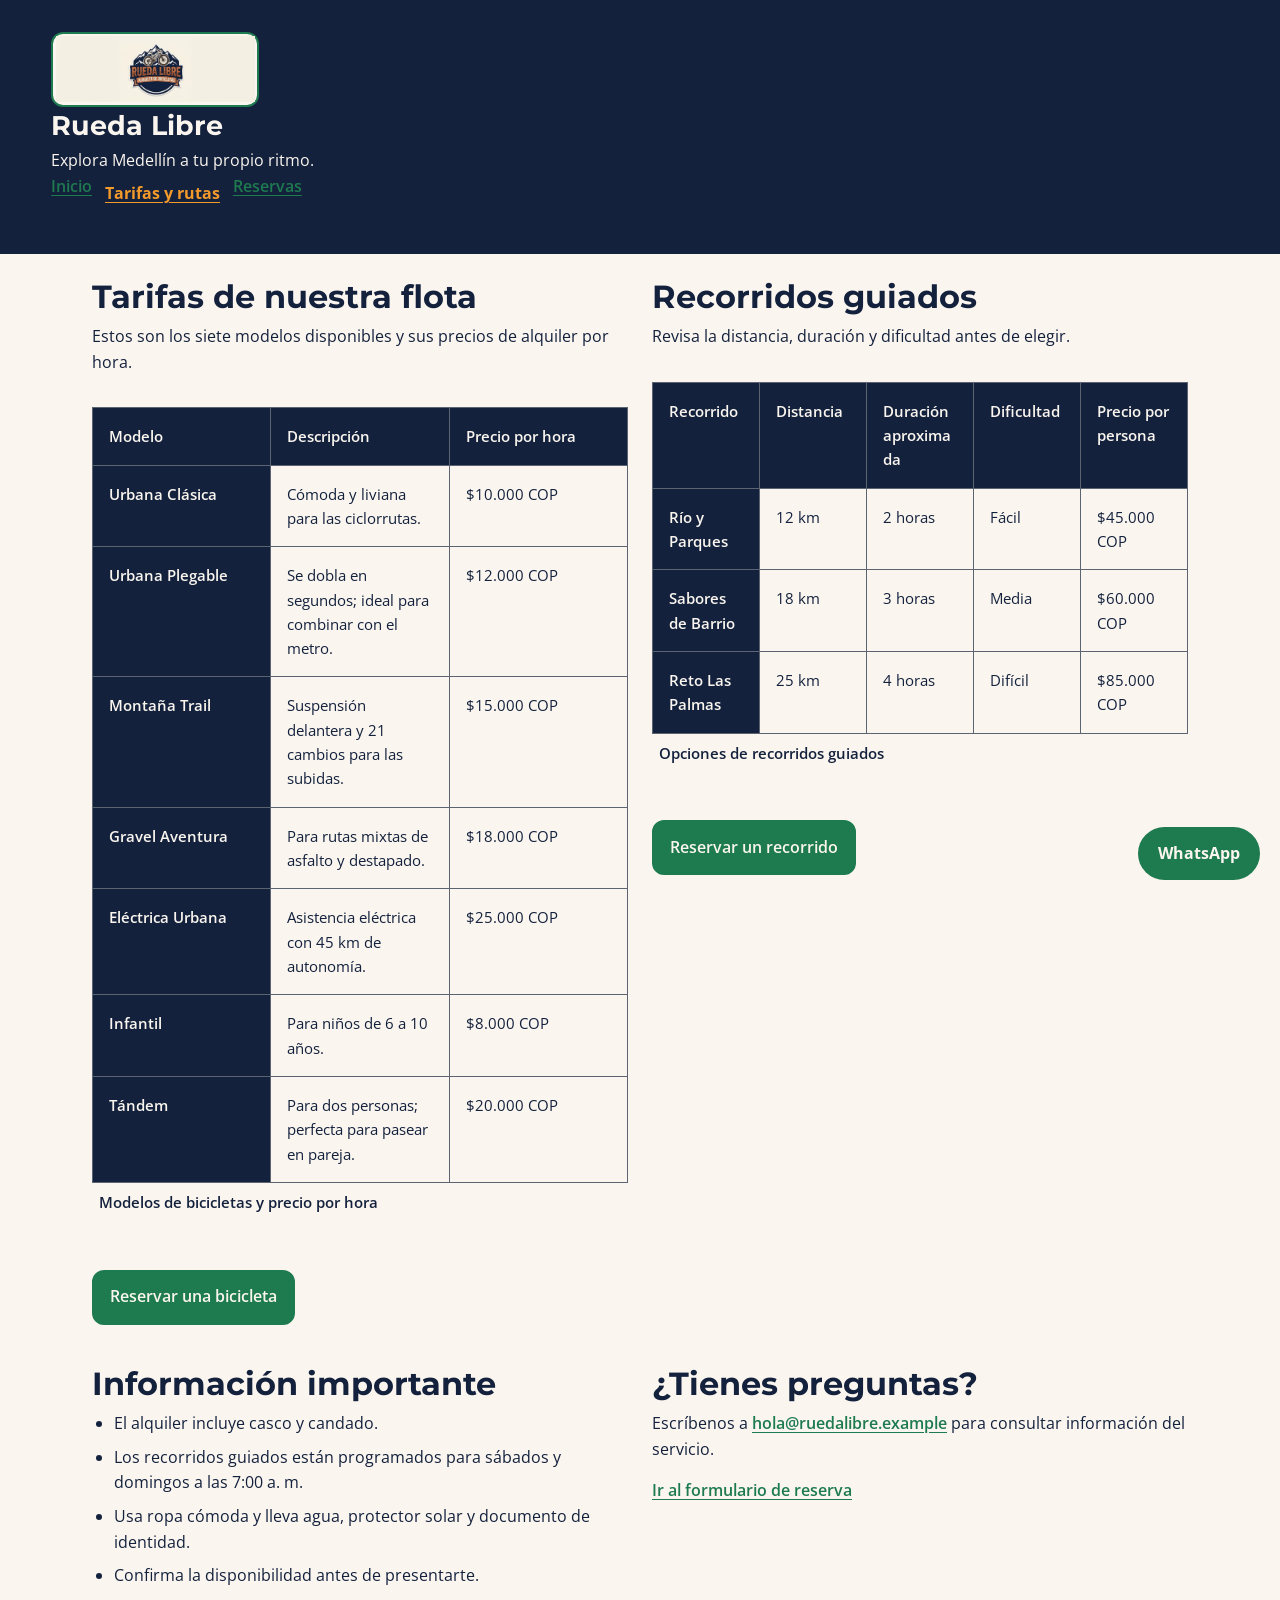
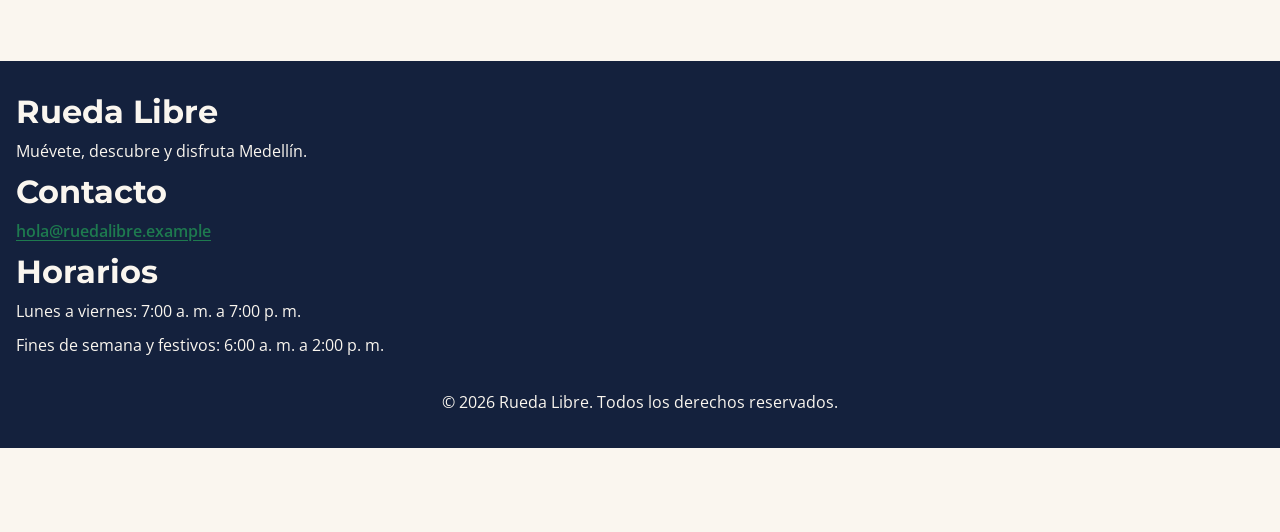
<file: paginas/tarifas.html>
<!DOCTYPE html>
<html lang="es">

<head>
    <meta charset="UTF-8">
    <meta name="viewport" content="width=device-width, initial-scale=1.0">
    <meta name="description" content="Consulta las tarifas de alquiler de bicicletas y recorridos guiados de Rueda Libre.">

    <title>Tarifas y recorridos | Rueda Libre</title>

    <!-- Fuentes de Google Fonts -->
    <link rel="preconnect" href="https://fonts.googleapis.com">
    <link rel="preconnect" href="https://fonts.gstatic.com" crossorigin>
    <link href="https://fonts.googleapis.com/css2?family=Montserrat:wght@700&family=Open+Sans:wght@400;600&display=swap" rel="stylesheet">

    <!-- Bootstrap 5.3.3 -->
    <link href="https://cdn.jsdelivr.net/npm/bootstrap@5.3.3/dist/css/bootstrap.min.css" rel="stylesheet">

    <!-- CSS personalizado de Rueda Libre -->
    <link rel="stylesheet" href="../css/styles.css">

</head>

<body>
    <header>
        <div class="contenedor-encabezado">
            <div class="encabezado-marca">
                <a class="enlace-logo" href="../index.html" aria-label="Rueda Libre - Inicio">
                    <img
                        class="logo-sitio"
                        src="../img/logo.jpg"
                        alt="Logo de Rueda Libre"
                    >
                </a>

                <div class="texto-marca">
                    <h1>Rueda Libre</h1>
                    <p>Explora Medellín a tu propio ritmo.</p>
                </div>
            </div>

            <nav aria-label="Navegación principal">
                <ul id="menu">
                    <li>
                        <a href="../index.html">Inicio</a>
                    </li>
                    <li>
                        <a href="tarifas.html" class="nav-link activo" aria-current="page">
                            Tarifas y rutas
                        </a>
                    </li>
                    <li>
                        <a href="reservas.html">Reservas</a>
                    </li>
                </ul>
            </nav>
        </div>
    </header>

    <main class="container contenido-principal py-4">

        <!-- Primera fila: tarifas y recorridos -->
        <div class="row g-4">

            <section id="alquiler" class="col-12 col-lg-6">
                <h2>Tarifas de nuestra flota</h2>
                <p>Estos son los siete modelos disponibles y sus precios de alquiler por hora.</p>

                <div class="tabla-contenedor table-responsive">
                    <table>
                        <caption>Modelos de bicicletas y precio por hora</caption>
                        <thead>
                            <tr>
                                <th scope="col">Modelo</th>
                                <th scope="col">Descripción</th>
                                <th scope="col">Precio por hora</th>
                            </tr>
                        </thead>
                        <tbody>
                            <tr>
                                <th scope="row">Urbana Clásica</th>
                                <td>Cómoda y liviana para las ciclorrutas.</td>
                                <td>$10.000 COP</td>
                            </tr>
                            <tr>
                                <th scope="row">Urbana Plegable</th>
                                <td>Se dobla en segundos; ideal para combinar con el metro.</td>
                                <td>$12.000 COP</td>
                            </tr>
                            <tr>
                                <th scope="row">Montaña Trail</th>
                                <td>Suspensión delantera y 21 cambios para las subidas.</td>
                                <td>$15.000 COP</td>
                            </tr>
                            <tr>
                                <th scope="row">Gravel Aventura</th>
                                <td>Para rutas mixtas de asfalto y destapado.</td>
                                <td>$18.000 COP</td>
                            </tr>
                            <tr>
                                <th scope="row">Eléctrica Urbana</th>
                                <td>Asistencia eléctrica con 45 km de autonomía.</td>
                                <td>$25.000 COP</td>
                            </tr>
                            <tr>
                                <th scope="row">Infantil</th>
                                <td>Para niños de 6 a 10 años.</td>
                                <td>$8.000 COP</td>
                            </tr>
                            <tr>
                                <th scope="row">Tándem</th>
                                <td>Para dos personas; perfecta para pasear en pareja.</td>
                                <td>$20.000 COP</td>
                            </tr>
                        </tbody>
                    </table>
                </div>

                <p class="mt-3">
                    <a class="boton-accion" href="reservas.html">Reservar una bicicleta</a>
                </p>
            </section>

            <section id="recorridos" class="col-12 col-lg-6">
                <h2>Recorridos guiados</h2>
                <p>Revisa la distancia, duración y dificultad antes de elegir.</p>

                <div class="tabla-contenedor table-responsive">
                    <table>
                        <caption>Opciones de recorridos guiados</caption>
                        <thead>
                            <tr>
                                <th scope="col">Recorrido</th>
                                <th scope="col">Distancia</th>
                                <th scope="col">Duración aproximada</th>
                                <th scope="col">Dificultad</th>
                                <th scope="col">Precio por persona</th>
                            </tr>
                        </thead>
                        <tbody>
                            <tr>
                                <th scope="row">Río y Parques</th>
                                <td>12 km</td>
                                <td>2 horas</td>
                                <td>Fácil</td>
                                <td>$45.000 COP</td>
                            </tr>
                            <tr>
                                <th scope="row">Sabores de Barrio</th>
                                <td>18 km</td>
                                <td>3 horas</td>
                                <td>Media</td>
                                <td>$60.000 COP</td>
                            </tr>
                            <tr>
                                <th scope="row">Reto Las Palmas</th>
                                <td>25 km</td>
                                <td>4 horas</td>
                                <td>Difícil</td>
                                <td>$85.000 COP</td>
                            </tr>
                        </tbody>
                    </table>
                </div>

                <p class="mt-3">
                    <a class="boton-accion" href="reservas.html">Reservar un recorrido</a>
                </p>
            </section>

            <!-- Segunda fila: información y contacto -->
            <aside id="informacion-adicional" class="col-12 col-lg-6">
                <h2>Información importante</h2>
                <ul>
                    <li>El alquiler incluye casco y candado.</li>
                    <li>Los recorridos guiados están programados para sábados y domingos a las 7:00 a. m.</li>
                    <li>Usa ropa cómoda y lleva agua, protector solar y documento de identidad.</li>
                    <li>Confirma la disponibilidad antes de presentarte.</li>
                </ul>
            </aside>

            <section id="contacto" class="col-12 col-lg-6">
                <h2>¿Tienes preguntas?</h2>
                <p>
                    Escríbenos a
                    <a href="mailto:hola@ruedalibre.example">hola@ruedalibre.example</a>
                    para consultar información del servicio.
                </p>
                <p>
                    <a href="reservas.html">Ir al formulario de reserva</a>
                </p>
            </section>

        </div>
    </main>

    <footer>
        <div class="pie-contenido">
            <section class="pie-marca">
                <h2>Rueda Libre</h2>
                <p>Muévete, descubre y disfruta Medellín.</p>
            </section>

            <section class="pie-contacto">
                <h2>Contacto</h2>
                <p>
                    <a href="mailto:hola@ruedalibre.example">hola@ruedalibre.example</a>
                </p>
            </section>

            <section class="pie-horarios">
                <h2>Horarios</h2>
                <p>Lunes a viernes: 7:00 a. m. a 7:00 p. m.</p>
                <p>Fines de semana y festivos: 6:00 a. m. a 2:00 p. m.</p>
            </section>
        </div>

        <p class="pie-copyright">
            &copy; 2026 Rueda Libre. Todos los derechos reservados.
        </p>
    </footer>

    <a
    class="whatsapp-fijo"
    href="https://wa.me/573000000000"
    target="_blank"
    rel="noopener noreferrer"
    aria-label="Contactar a Rueda Libre por WhatsApp"
    >
    WhatsApp
    </a>
   
</body>
</html>
</file>
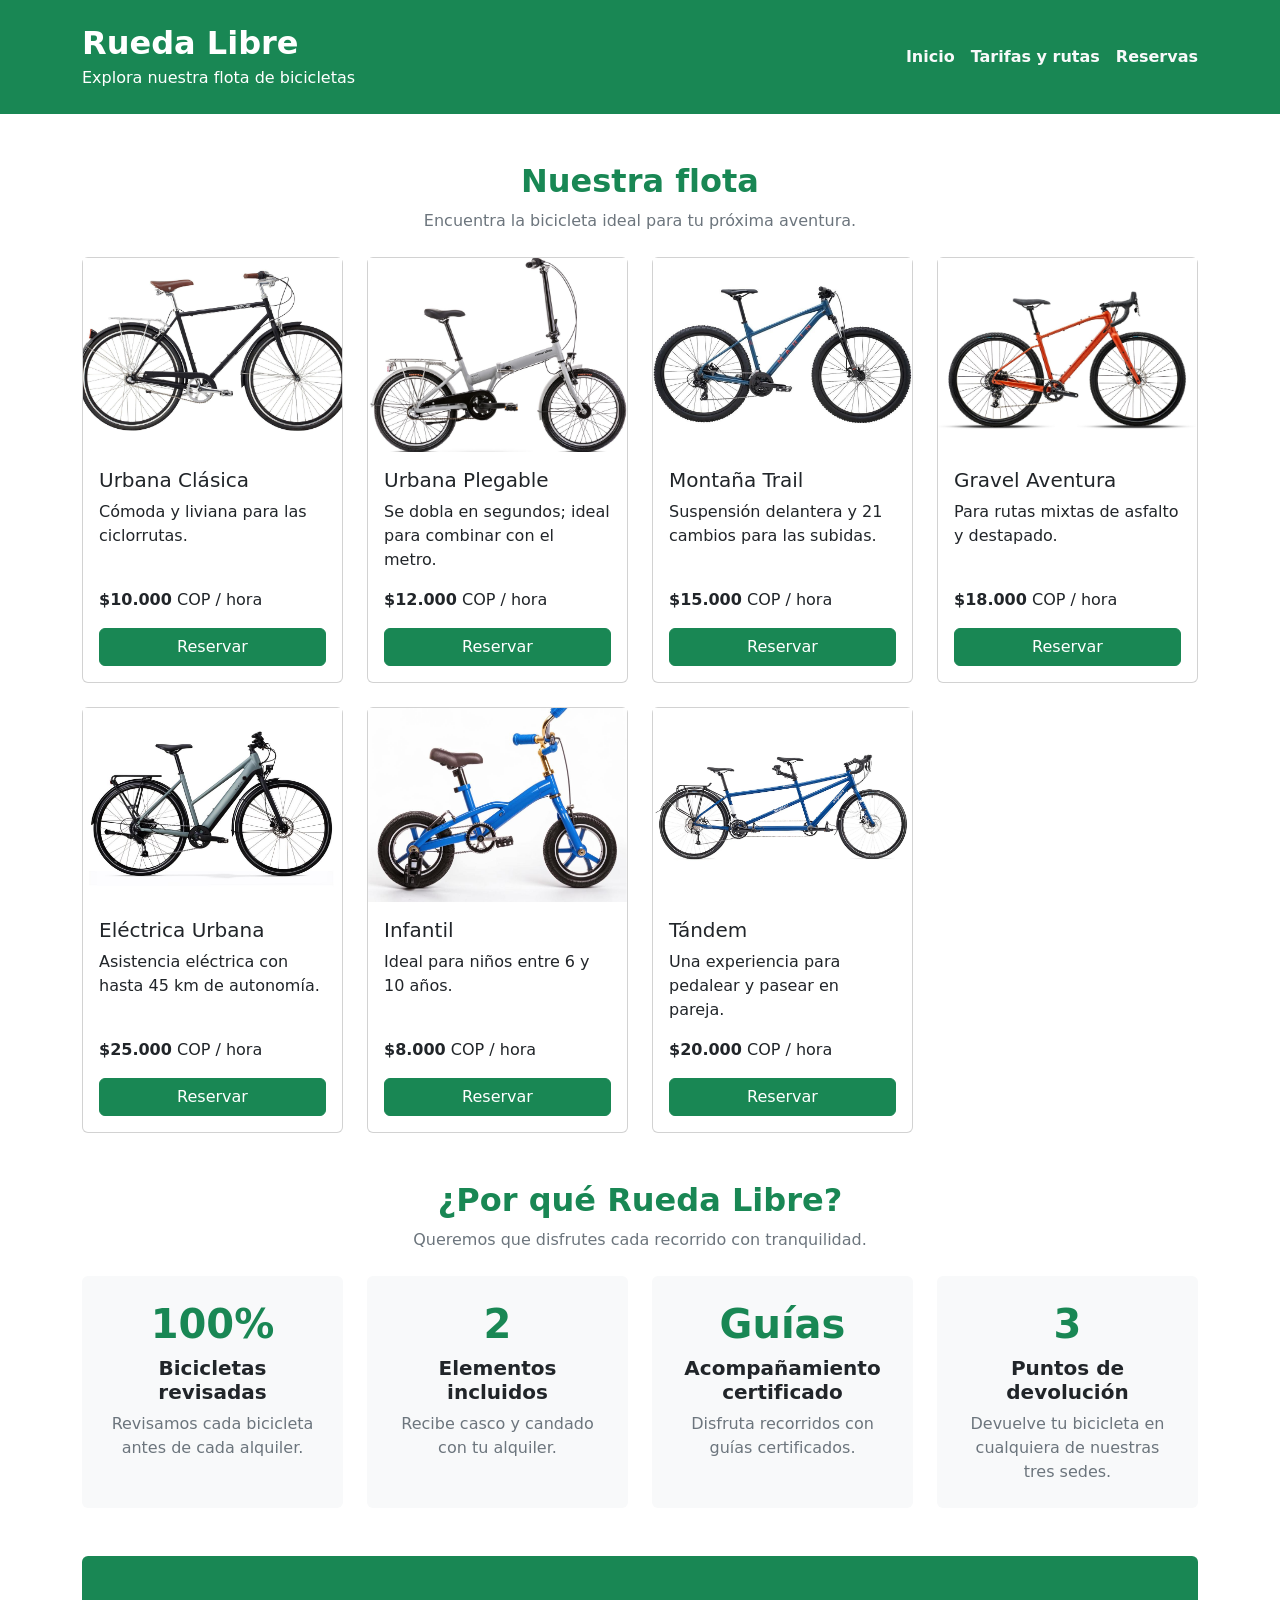
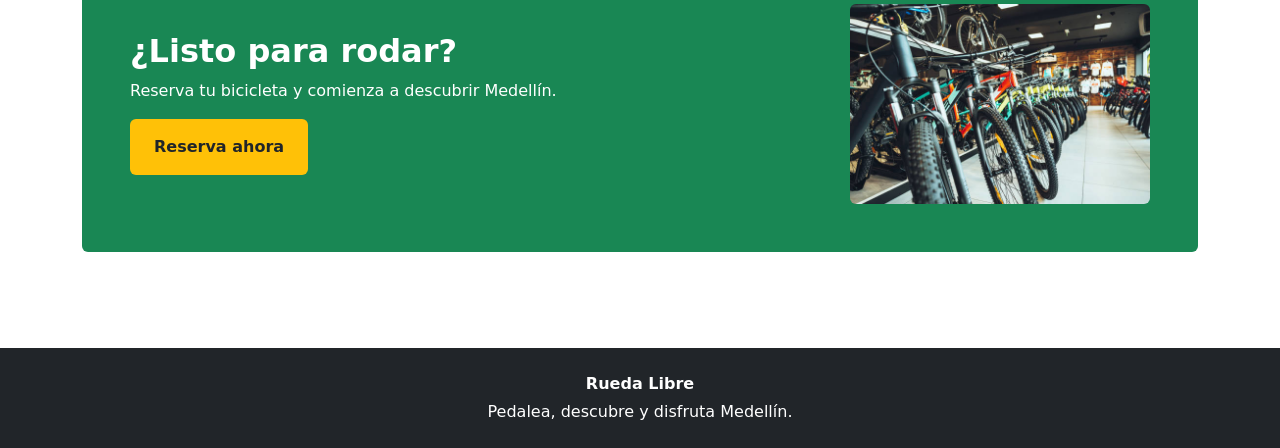
<file: pruebas/catalogo-bootstrap.html>
<!doctype html>
<html lang="es">
<head>
    <meta charset="utf-8">
    <meta name="viewport" content="width=device-width, initial-scale=1">
    <title>Catálogo de bicicletas | Rueda Libre</title>

    <!-- Bootstrap 5.3 -->
    <link
        href="https://cdn.jsdelivr.net/npm/bootstrap@5.3.3/dist/css/bootstrap.min.css"
        rel="stylesheet"
    >
</head>

<body>

    <!-- ENCABEZADO -->
    <header class="bg-success text-white py-4">
        <div class="container">
            <div class="d-flex flex-column flex-md-row justify-content-between align-items-center gap-3">

                <div class="text-center text-md-start">
                    <h1 class="h2 fw-bold mb-1">Rueda Libre</h1>
                    <p class="mb-0">Explora nuestra flota de bicicletas</p>
                </div>

                <nav class="d-flex flex-wrap justify-content-center gap-3">
                    <a class="link-light fw-semibold text-decoration-none" href="../index.html">Inicio</a>
                    <a class="link-light fw-semibold text-decoration-none" href="../paginas/tarifas.html">Tarifas y rutas</a>
                    <a class="link-light fw-semibold text-decoration-none" href="../paginas/reservas.html">Reservas</a>
                </nav>

            </div>
        </div>
    </header>


    <!-- CONTENIDO PRINCIPAL -->
    <main class="container py-5">

        <!-- NUESTRA FLOTA -->
        <section aria-labelledby="titulo-flota">

            <div class="text-center mb-4">
                <h2 id="titulo-flota" class="fw-bold text-success">Nuestra flota</h2>
                <p class="text-secondary mb-0">
                    Encuentra la bicicleta ideal para tu próxima aventura.
                </p>
            </div>

            <div class="row g-4">

                <!-- BICICLETA 1 -->
                <div class="col-12 col-sm-6 col-lg-4 col-xl-3">
                    <article class="card h-100">

                        <div class="ratio ratio-4x3">
                            <img
                                src="../img/urbana_clasica.jpg"
                                class="w-100 h-100 object-fit-cover"
                                alt="Bicicleta Urbana Clásica"
                            >
                        </div>

                        <div class="card-body d-flex flex-column">
                            <h3 class="h5 card-title">Urbana Clásica</h3>
                            <p class="card-text">
                                Cómoda y liviana para las ciclorrutas.
                            </p>
                            <p class="mt-auto mb-3">
                                <strong>$10.000</strong> COP / hora
                            </p>
                            <a href="../paginas/reservas.html" class="btn btn-success w-100">Reservar</a>
                        </div>

                    </article>
                </div>


                <!-- BICICLETA 2 -->
                <div class="col-12 col-sm-6 col-lg-4 col-xl-3">
                    <article class="card h-100">

                        <div class="ratio ratio-4x3">
                            <img
                                src="../img/urbana_plegable.jpg"
                                class="w-100 h-100 object-fit-cover"
                                alt="Bicicleta Urbana Plegable"
                            >
                        </div>

                        <div class="card-body d-flex flex-column">
                            <h3 class="h5 card-title">Urbana Plegable</h3>
                            <p class="card-text">
                                Se dobla en segundos; ideal para combinar con el metro.
                            </p>
                            <p class="mt-auto mb-3">
                                <strong>$12.000</strong> COP / hora
                            </p>
                            <a href="../paginas/reservas.html" class="btn btn-success w-100">Reservar</a>
                        </div>

                    </article>
                </div>


                <!-- BICICLETA 3 -->
                <div class="col-12 col-sm-6 col-lg-4 col-xl-3">
                    <article class="card h-100">

                        <div class="ratio ratio-4x3">
                            <img
                                src="../img/montana_trail.jpg"
                                class="w-100 h-100 object-fit-cover"
                                alt="Bicicleta Montaña Trail"
                            >
                        </div>

                        <div class="card-body d-flex flex-column">
                            <h3 class="h5 card-title">Montaña Trail</h3>
                            <p class="card-text">
                                Suspensión delantera y 21 cambios para las subidas.
                            </p>
                            <p class="mt-auto mb-3">
                                <strong>$15.000</strong> COP / hora
                            </p>
                            <a href="../paginas/reservas.html" class="btn btn-success w-100">Reservar</a>
                        </div>

                    </article>
                </div>


                <!-- BICICLETA 4 -->
                <div class="col-12 col-sm-6 col-lg-4 col-xl-3">
                    <article class="card h-100">

                        <div class="ratio ratio-4x3">
                            <img
                                src="../img/gravel_aventura.jpg"
                                class="w-100 h-100 object-fit-cover"
                                alt="Bicicleta Gravel Aventura"
                            >
                        </div>

                        <div class="card-body d-flex flex-column">
                            <h3 class="h5 card-title">Gravel Aventura</h3>
                            <p class="card-text">
                                Para rutas mixtas de asfalto y destapado.
                            </p>
                            <p class="mt-auto mb-3">
                                <strong>$18.000</strong> COP / hora
                            </p>
                            <a href="../paginas/reservas.html" class="btn btn-success w-100">Reservar</a>
                        </div>

                    </article>
                </div>


                <!-- BICICLETA 5 -->
                <div class="col-12 col-sm-6 col-lg-4 col-xl-3">
                    <article class="card h-100">

                        <div class="ratio ratio-4x3">
                            <img
                                src="../img/electrica_urbana.jpg"
                                class="w-100 h-100 object-fit-cover"
                                alt="Bicicleta Eléctrica Urbana"
                            >
                        </div>

                        <div class="card-body d-flex flex-column">
                            <h3 class="h5 card-title">Eléctrica Urbana</h3>
                            <p class="card-text">
                                Asistencia eléctrica con hasta 45 km de autonomía.
                            </p>
                            <p class="mt-auto mb-3">
                                <strong>$25.000</strong> COP / hora
                            </p>
                            <a href="../paginas/reservas.html" class="btn btn-success w-100">Reservar</a>
                        </div>

                    </article>
                </div>


                <!-- BICICLETA 6 -->
                <div class="col-12 col-sm-6 col-lg-4 col-xl-3">
                    <article class="card h-100">

                        <div class="ratio ratio-4x3">
                            <img
                                src="../img/infantil.jpg"
                                class="w-100 h-100 object-fit-cover"
                                alt="Bicicleta Infantil"
                            >
                        </div>

                        <div class="card-body d-flex flex-column">
                            <h3 class="h5 card-title">Infantil</h3>
                            <p class="card-text">
                                Ideal para niños entre 6 y 10 años.
                            </p>
                            <p class="mt-auto mb-3">
                                <strong>$8.000</strong> COP / hora
                            </p>
                            <a href="../paginas/reservas.html" class="btn btn-success w-100">Reservar</a>
                        </div>

                    </article>
                </div>


                <!-- BICICLETA 7 -->
                <div class="col-12 col-sm-6 col-lg-4 col-xl-3">
                    <article class="card h-100">

                        <div class="ratio ratio-4x3">
                            <img
                                src="../img/tandem.jpg"
                                class="w-100 h-100 object-fit-cover"
                                alt="Bicicleta Tándem para dos personas"
                            >
                        </div>

                        <div class="card-body d-flex flex-column">
                            <h3 class="h5 card-title">Tándem</h3>
                            <p class="card-text">
                                Una experiencia para pedalear y pasear en pareja.
                            </p>
                            <p class="mt-auto mb-3">
                                <strong>$20.000</strong> COP / hora
                            </p>
                            <a href="../paginas/reservas.html" class="btn btn-success w-100">Reservar</a>
                        </div>

                    </article>
                </div>

            </div>
        </section>


        <!-- RETO 6: BENEFICIOS -->
        <section class="my-5" aria-labelledby="titulo-beneficios">

            <div class="text-center mb-4">
                <h2 id="titulo-beneficios" class="fw-bold text-success">
                    ¿Por qué Rueda Libre?
                </h2>
                <p class="text-secondary mb-0">
                    Queremos que disfrutes cada recorrido con tranquilidad.
                </p>
            </div>

            <div class="row g-4">

                <div class="col-12 col-md-6 col-xl-3">
                    <div class="h-100 p-4 bg-light rounded text-center">
                        <p class="display-6 fw-bold text-success mb-2">100%</p>
                        <h3 class="h5 fw-bold">Bicicletas revisadas</h3>
                        <p class="text-secondary mb-0">
                            Revisamos cada bicicleta antes de cada alquiler.
                        </p>
                    </div>
                </div>

                <div class="col-12 col-md-6 col-xl-3">
                    <div class="h-100 p-4 bg-light rounded text-center">
                        <p class="display-6 fw-bold text-success mb-2">2</p>
                        <h3 class="h5 fw-bold">Elementos incluidos</h3>
                        <p class="text-secondary mb-0">
                            Recibe casco y candado con tu alquiler.
                        </p>
                    </div>
                </div>

                <div class="col-12 col-md-6 col-xl-3">
                    <div class="h-100 p-4 bg-light rounded text-center">
                        <p class="display-6 fw-bold text-success mb-2">Guías</p>
                        <h3 class="h5 fw-bold">Acompañamiento certificado</h3>
                        <p class="text-secondary mb-0">
                            Disfruta recorridos con guías certificados.
                        </p>
                    </div>
                </div>

                <div class="col-12 col-md-6 col-xl-3">
                    <div class="h-100 p-4 bg-light rounded text-center">
                        <p class="display-6 fw-bold text-success mb-2">3</p>
                        <h3 class="h5 fw-bold">Puntos de devolución</h3>
                        <p class="text-secondary mb-0">
                            Devuelve tu bicicleta en cualquiera de nuestras tres sedes.
                        </p>
                    </div>
                </div>

            </div>
        </section>


        <!-- RETO 6: LLAMADA A LA ACCIÓN -->
        <section class="my-5 p-4 p-md-5 bg-success text-white rounded">

            <div class="d-flex flex-column flex-md-row justify-content-between align-items-center gap-4">

                <div class="text-center text-md-start">
                    <h2 class="fw-bold">¿Listo para rodar?</h2>
                    <p class="mb-0">
                        Reserva tu bicicleta y comienza a descubrir Medellín.
                    </p>
                    <a
                        href="../paginas/reservas.html"
                        class="d-inline-block mt-3 bg-warning text-dark fw-bold text-decoration-none px-4 py-3 rounded"
                    >
                        Reserva ahora
                    </a>
                </div>

                <img
                    src="../img/bicicleta.jpg"
                    class="d-none d-md-block img-fluid rounded"
                    alt="Bicicleta de Rueda Libre"
                    width="300"
                >

            </div>
        </section>

    </main>


    <!-- PIE DE PÁGINA -->
    <footer class="bg-dark text-white py-4">
        <div class="container text-center">
            <p class="mb-1 fw-semibold">Rueda Libre</p>
            <p class="mb-0">Pedalea, descubre y disfruta Medellín.</p>
        </div>
    </footer>


    <!-- Bootstrap JavaScript -->
    <script src="https://cdn.jsdelivr.net/npm/bootstrap@5.3.3/dist/js/bootstrap.bundle.min.js"></script>

</body>
</html>
</file>
<file: css/styles.css>
/* =========================================================
   RUEDA LIBRE
   SEMANA 2 - DÍA 2 - RETO 8
   Identidad visual propia + Bootstrap 5.3.3
   Bootstrap controla la distribución.
   CSS propio conserva la identidad visual.
   ========================================================= */


/* =========================================================
   1. VARIABLES DE MARCA
   ========================================================= */

:root {
    /* Colores de marca */
    --verde-ruta: #1E7A4F;
    --naranja-pedal: #F39A2B;
    --azul-noche: #14213D;
    --crema: #FAF6EF;
    --gris-asfalto: #5B6470;

    /* Tipografías */
    --fuente-titulos: "Montserrat", Arial, sans-serif;
    --fuente-textos: "Open Sans", Arial, sans-serif;

    /* Tamaños de texto */
    --texto-pequeno: 0.875rem;
    --texto-normal: 1rem;
    --texto-grande: 1.25rem;

    /* Espaciados */
    --espacio-pequeno: 0.5rem;
    --espacio-mediano: 1rem;
    --espacio-grande: 2rem;
    --espacio-extra-grande: 3rem;

    /* Otras medidas */
    --ancho-contenido: 70rem;
    --radio-borde: 0.75rem;
    --altura-acceso-whatsapp: 3.25rem;

    
}

/* =========================================================
   MODELO DE CAJA GLOBAL
   ========================================================= */

*,
*::before,
*::after {
    box-sizing: border-box;
}


/* =========================================================
   2. ESTILOS GENERALES
   ========================================================= */

*,
*::before,
*::after {
    box-sizing: border-box;
}

html {
    scroll-behavior: smooth;
}

body {
    margin: 0;
    padding-bottom: calc(
        var(--altura-acceso-whatsapp) + var(--espacio-grande)
    );

    font-family: var(--fuente-textos);
    font-weight: 400;
    line-height: 1.6;

    color: var(--azul-noche);
    background-color: var(--crema);

    overflow-wrap: break-word;
}

h1,
h2,
h3,
h4,
h5,
h6 {
    font-family: var(--fuente-titulos);
    font-weight: 700;
    line-height: 1.2;
    color: var(--azul-noche);
}


img,
picture,
video,
iframe {
    display: block;
    max-width: 100%;
}

img {
    height: auto;
    border-radius: var(--radio-borde);
}

a {
    color: var(--verde-ruta);
    font-weight: 600;
    text-underline-offset: 0.2em;
}

a:hover {
    text-decoration-thickness: 0.15em;
}

a:focus-visible,
button:focus-visible,
input:focus-visible,
select:focus-visible,
textarea:focus-visible {
    outline: 0.2rem solid var(--azul-noche);
    outline-offset: 0.2rem;
}

/* =========================================================
   RETO 11: CONTENEDOR PRINCIPAL
   ========================================================= */

.contenido-principal {
    width: 100%;
    max-width: var(--ancho-contenido);
    margin-left: auto;
    margin-right: auto;
}

/* =========================================================
   3. ENCABEZADO Y LOGO
   ========================================================= */

header,
.encabezado-sitio {
    padding: var(--espacio-mediano);
    background-color: var(--azul-noche);
    color: var(--crema);
}

header h1,
header h2,
header p {
    color: var(--crema);
}

header h1 {
    margin-bottom: 0.35rem;
}

.texto-marca {
    min-width: 0;
}

.texto-marca h1 {
    margin: 0 0 0.35rem;
    font-size: var(--texto-grande);
}

.texto-marca p {
    margin: 0;
    font-size: var(--texto-pequeno);
}

.enlace-logo {
    display: inline-flex;
    flex: 0 0 auto;
    align-items: center;
    justify-content: center;

    width: 11rem;
    max-width: 100%;

    padding: 0.15rem;
    border: 2px solid var(--verde-ruta);
    border-radius: var(--radio-borde);

    background-color: var(--crema);
    text-decoration: none;
}

.logo-sitio {
    display: block;
    width: 100%;
    height: auto;
    object-fit: contain;
    border-radius: 0;
}

.enlace-logo:focus-visible {
    outline: 0.2rem solid var(--naranja-pedal);
    outline-offset: 0.2rem;
}


/* =========================================================
   4. MENÚ DE NAVEGACIÓN
   ========================================================= */

#menu {
    display: flex;
    flex-wrap: nowrap;
    margin: 0;
    padding: 0;
    list-style: none;
}

#menu .nav-link {
    display: inline-block;
    padding: 0.45rem 0.8rem;

    border-radius: 0.25rem;

    color: var(--crema);
    font-weight: 600;
    text-align: center;
    text-decoration: underline;
    text-underline-offset: 0.2em;
}

#menu .nav-link:hover {
    background-color: var(--verde-ruta);
    color: var(--crema);
}

#menu .nav-link.activo {
    background-color: var(--azul-noche);
    color: var(--naranja-pedal);
    font-weight: 700;
}

#menu .nav-link.activo:hover {
    background-color: var(--azul-noche);
    color: var(--naranja-pedal);
}

/* =========================================================
   ESTADOS DE FOCO DEL MENÚ
   ========================================================= */

#menu .nav-link:focus {
    outline: 0.2rem solid var(--naranja-pedal);
    outline-offset: 0.2rem;
    box-shadow: none;
}

/* Foco del enlace activo */
#menu .nav-link.activo:focus {
    outline-color: var(--crema);
}

/* =========================================================
   5. PORTADA
   ========================================================= */

.portada {
    min-height: 60vh;

    display: flex;
    align-items: center;

    padding: var(--espacio-grande);
    border-radius: var(--radio-borde);

    background-color: var(--azul-noche);
    color: var(--crema);
}

.portada h2 {
    color: var(--crema);
}

.portada p {
    max-width: 42rem;
}

.imagen-portada {
    width: 100%;
    max-height: 28rem;
    object-fit: cover;
}


/* =========================================================
   6. BOTONES DE ACCIÓN
   ========================================================= */

.boton-accion {
    display: inline-block;
    max-width: 100%;

    padding: 0.8rem 1rem;

    border: 2px solid var(--verde-ruta);
    border-radius: var(--radio-borde);

    background-color: var(--verde-ruta);
    color: var(--crema);

    font-weight: 600;
    text-align: center;
    text-decoration: none;

    transition: background-color 0.2s ease,
                color 0.2s ease,
                border-color 0.2s ease;
}

/* Estado al pasar el mouse */
.boton-accion:hover {
    border-color: var(--azul-noche);
    background-color: var(--azul-noche);
    color: var(--crema);
    text-decoration: underline;
}

/* Estado al navegar con teclado */
.boton-accion:focus {
    outline: 0.2rem solid var(--naranja-pedal);
    outline-offset: 0.2rem;
}
/* =========================================================
   7. TARJETAS DE SERVICIOS, RUTAS Y BICICLETAS
   ========================================================= */

.tarjeta-servicio,
.tarjeta-ruta,
.tarjeta-bicicleta {
    min-width: 0;

    border: 1px solid var(--gris-asfalto);
    border-radius: var(--radio-borde);

    background-color: var(--crema);
    color: var(--azul-noche);

    overflow: hidden;
}

.imagen-tarjeta {
    width: 100%;
    aspect-ratio: 16 / 10;
    object-fit: cover;
    border-radius: 0;
}

.card-body {
    color: var(--azul-noche);
}
/* Espaciado interior de las tarjetas de servicios */
.tarjeta-servicio .card-body {
    padding: var(--espacio-grande);
}

.card-title,
.card-text {
    color: var(--azul-noche);
}

.introduccion-flota,
.introduccion-rutas {
    max-width: 45rem;
}


/* =========================================================
   8. ETIQUETA NUEVO
   ========================================================= */

.tarjeta-servicio {
    position: relative;
}

.etiqueta-nuevo {
    position: absolute;
    top: var(--espacio-mediano);
    right: var(--espacio-mediano);
    z-index: 2;

    padding: var(--espacio-pequeno) var(--espacio-mediano);

    border: 2px solid var(--azul-noche);
    border-radius: 0.25rem;

    background-color: var(--naranja-pedal);
    color: var(--azul-noche);

    font-size: 0.875rem;
    font-weight: 700;
    line-height: 1.2;
}


/* =========================================================
   9. PRECIOS Y ENLACES DE RESERVA
   ========================================================= */

.precio {
    color: var(--verde-ruta);
    font-size: 1.2rem;
    font-weight: 700;
}

.precio span {
    color: var(--gris-asfalto);
    font-size: 0.85rem;
    font-weight: 400;
}

.enlace-reservar {
    display: inline-block;
    padding: 0.7rem 1.2rem;

    border: 2px solid var(--verde-ruta);
    border-radius: var(--radio-borde);

    background-color: var(--verde-ruta);
    color: var(--crema);

    font-weight: 600;
    text-decoration: none;
    text-align: center;
}

.enlace-reservar:hover {
    border-color: var(--azul-noche);
    background-color: var(--azul-noche);
    color: var(--crema);
}


/* =========================================================
   10. BENEFICIOS
   ========================================================= */

.beneficio {
    border: 1px solid var(--gris-asfalto);
    background-color: var(--crema);
    color: var(--azul-noche);
}

.numero-beneficio {
    margin-bottom: var(--espacio-mediano);
    color: var(--verde-ruta);
    font-size: 2.5rem;
    font-weight: 700;
}


/* =========================================================
   11. LISTAS Y TABLAS
   ========================================================= */

ul,
ol {
    padding-left: 1.35rem;
}

li {
    margin-bottom: var(--espacio-pequeno);
}

table {
    width: 100%;
    max-width: 100%;
    margin: var(--espacio-mediano) 0 var(--espacio-grande);
    border-collapse: collapse;
    table-layout: fixed;
    background-color: var(--crema);
    font-size: var(--texto-pequeno);
}

caption {
    padding: 0.45rem;
    color: var(--azul-noche);
    font-weight: 600;
    text-align: left;
}

th,
td {
    min-width: 0;
    padding: var(--espacio-mediano);
    border: 1px solid var(--gris-asfalto);
    text-align: left;
    vertical-align: top;
    overflow-wrap: anywhere;
    word-break: normal;
}

th {
    background-color: var(--azul-noche);
    color: var(--crema);
    font-weight: 600;
}

tbody tr:hover {
    outline: 0.1rem solid var(--verde-ruta);
    outline-offset: -0.1rem;
}

.tabla-contenedor {
    width: 100%;
    max-width: 100%;
}


/* =========================================================
   12. FORMULARIOS
   Se conservan los estilos visuales propios.
   Bootstrap controla la distribución de los campos.
   ========================================================= */

form {
    width: 100%;
}

fieldset {
    min-width: 0;
    margin: 0 0 var(--espacio-grande);
    padding: var(--espacio-mediano);

    border: 1px solid var(--gris-asfalto);
    border-radius: var(--radio-borde);
}

legend {
    padding: 0 var(--espacio-pequeno);
    color: var(--azul-noche);
    font-weight: 600;
}

/* Etiquetas de campos normales. */
form label:not(.form-check-label) {
    color: var(--azul-noche);
    font-weight: 600;
}

/* Campos de texto y selección. */
form .form-control,
form .form-select {
    border-color: var(--gris-asfalto);
    background-color: var(--crema);
    color: var(--azul-noche);
    font-family: var(--fuente-textos);
}

form .form-control:hover,
form .form-select:hover {
    border-color: var(--verde-ruta);
}

form .form-control:focus,
form .form-select:focus {
    border-color: var(--verde-ruta);
    box-shadow: 0 0 0 0.2rem rgb(30 122 79 / 20%);
}

/* Casillas de verificación y botones de opción. */
form .form-check-input {
    accent-color: var(--verde-ruta);
}

form .form-check-input:checked {
    border-color: var(--verde-ruta);
    background-color: var(--verde-ruta);
}

form .form-check-label {
    color: var(--azul-noche);
    font-weight: 400;
}

/* =========================================================
   RETO 11: ORGANIZACIÓN DEL FORMULARIO
   ========================================================= */

form label:not(.form-check-label) {
    display: block;
    width: 100%;
    margin-bottom: var(--espacio-pequeno);
}

form .form-control,
form .form-select {
    display: block;
    width: 100%;
}

form fieldset {
    margin-bottom: var(--espacio-grande);
}

form button,
form input[type="submit"] {
    display: inline-block;
    padding: var(--espacio-mediano) var(--espacio-grande);
}

/* =========================================================
   ESTADOS HOVER Y FOCUS DE LOS FORMULARIOS
   ========================================================= */

/* Estado al pasar el mouse por los campos */
form .form-control:hover,
form .form-select:hover {
    border-color: var(--verde-ruta);
}

/* Estado de foco para campos de texto */
form .form-control:focus,
form .form-select:focus {
    border-color: var(--naranja-pedal);
    outline: 0.15rem solid var(--naranja-pedal);
    outline-offset: 0.1rem;
    box-shadow: none;
}

/* Estado de foco para casillas de verificación */
form .form-check-input:focus {
    border-color: var(--naranja-pedal);
    outline: 0.15rem solid var(--naranja-pedal);
    outline-offset: 0.1rem;
    box-shadow: none;
}

/* Estado al pasar el mouse por las casillas */
form .form-check-input:hover {
    border-color: var(--verde-ruta);
}

/* Botones de envío. */
form button,
form input[type="submit"] {
    max-width: 100%;
    padding: var(--espacio-mediano) var(--espacio-grande);

    border: 2px solid var(--verde-ruta);
    border-radius: var(--radio-borde);

    background-color: var(--verde-ruta);
    color: var(--crema);

    font-family: var(--fuente-textos);
    font-weight: 600;
    cursor: pointer;
}

form button:hover,
form input[type="submit"]:hover {
    border-color: var(--azul-noche);
    background-color: var(--azul-noche);
    color: var(--crema);
}

form small,
.ayuda-campo {
    display: block;
    margin-top: var(--espacio-pequeno);
    color: var(--gris-asfalto);
    font-size: 0.9rem;
}


/* =========================================================
   13. INFORMACIÓN DE RESERVAS
   ========================================================= */

.informacion-reservas {
    min-width: 0;
    padding: var(--espacio-mediano);

    border: 1px solid var(--gris-asfalto);
    border-radius: var(--radio-borde);

    background-color: var(--crema);
}

.informacion-reservas section {
    margin-bottom: var(--espacio-grande);
}

.informacion-reservas h2 {
    font-size: 1.25rem;
}

.aviso-reserva {
    margin-bottom: 0;
    padding-top: var(--espacio-mediano);

    border-top: 1px solid var(--gris-asfalto);

    color: var(--gris-asfalto);
    font-size: 0.9rem;
}


/* =========================================================
   14. PIE DE PÁGINA
   ========================================================= */

footer,
.pie-sitio {
    margin-top: var(--espacio-grande);
    padding: var(--espacio-grande) var(--espacio-mediano);

    background-color: var(--azul-noche);
    color: var(--crema);
}

footer h2,
footer h3,
footer p {
    color: var(--crema);
}

footer p {
    margin-bottom: var(--espacio-pequeno);
}

.pie-copyright {
    margin: var(--espacio-grande) 0 0;
    text-align: center;
}


/* =========================================================
   15. ACCESO FIJO A WHATSAPP
   ========================================================= */

/* =========================================
   RETO 12 - WHATSAPP FIJO
========================================= */

.whatsapp-fijo {
    position: fixed;
    right: 1.25rem;
    bottom: 1.25rem;
    z-index: 1000;

    display: inline-block;
    padding: 0.85rem 1.25rem;

    background-color: var(--verde-ruta);
    color: var(--crema);

    border-radius: 2rem;
    text-decoration: none;
    font-weight: 700;
}

.whatsapp-fijo:hover {
    background-color: var(--azul-noche);
    color: var(--crema);
}

.whatsapp-fijo:focus-visible {
    outline: 3px solid var(--naranja-pedal);
    outline-offset: 3px;
}

.whatsapp-fijo:hover {
    border-color: var(--azul-noche);
    background-color: var(--azul-noche);
    color: var(--crema);
    text-decoration: underline;
}

.whatsapp-fijo:focus-visible {
    outline: 0.2rem solid var(--azul-noche);
    outline-offset: 0.2rem;
}


/* =========================================================
   16. AJUSTES RESPONSIVE
   Solo se ajustan tamaños y presentación visual.
   Bootstrap controla las columnas y distribución.
   ========================================================= */

@media (min-width: 768px) {

    header,
    .encabezado-sitio {
        padding: var(--espacio-grande) 4%;
    }

    .enlace-logo {
        width: 12rem;
    }

    .texto-marca h1 {
        font-size: 1.7rem;
    }

    .texto-marca p {
        font-size: 1rem;
    }

    /* Mejorar lectura de tablas. */
    table {
        font-size: 0.85rem;
    }

    th,
    td {
        padding: 0.6rem;
    }

    /* Mejorar espacio interior de formularios. */
    fieldset {
        padding: var(--espacio-grande);
    }

    .informacion-reservas {
        padding: var(--espacio-grande);
    }
}


@media (min-width: 1200px) {

    .enlace-logo {
        width: 13rem;
    }

    table {
        font-size: 0.95rem;
    }

    th,
    td {
        padding: var(--espacio-mediano);
    }

}
/* =========================================
   RETO 11 - MODELO DE CAJA Y ESPACIADO
========================================= */

/* Limitar y centrar el contenido principal */
.contenido-principal {
    width: 100%;
    max-width: var(--ancho-contenido);
    margin-left: auto;
    margin-right: auto;
}

/* Etiquetas de formularios */
form label:not(.form-check-label) {
    display: block;
    width: 100%;
    margin-bottom: var(--espacio-pequeno);
}

/* Campos del formulario */
form .form-control,
form .form-select {
    display: block;
    width: 100%;
}

/* Separación entre grupos */
form fieldset {
    margin-bottom: var(--espacio-grande);
}

/* Botones del formulario */
form button,
form input[type="submit"] {
    display: inline-block;
    padding: var(--espacio-mediano) var(--espacio-grande);
}

/* Espaciado interno de las tarjetas de servicios */
.tarjeta-servicio .card-body {
    padding: var(--espacio-grande);
}

/* =========================================
   RETO 12 - ETIQUETA NUEVO
========================================= */

.tarjeta-servicio {
    position: relative;
}

.etiqueta-nuevo {
    position: absolute;
    top: 0.75rem;
    right: 0.75rem;
    z-index: 10;

    display: inline-block;
    padding: 0.4rem 0.85rem;

    background-color: var(--naranja-pedal);
    color: var(--azul-noche);

    border-radius: 0.5rem;

    font-family: var(--fuente-titulos);
    font-size: var(--texto-pequeno);
    font-weight: 700;
}
</file>
